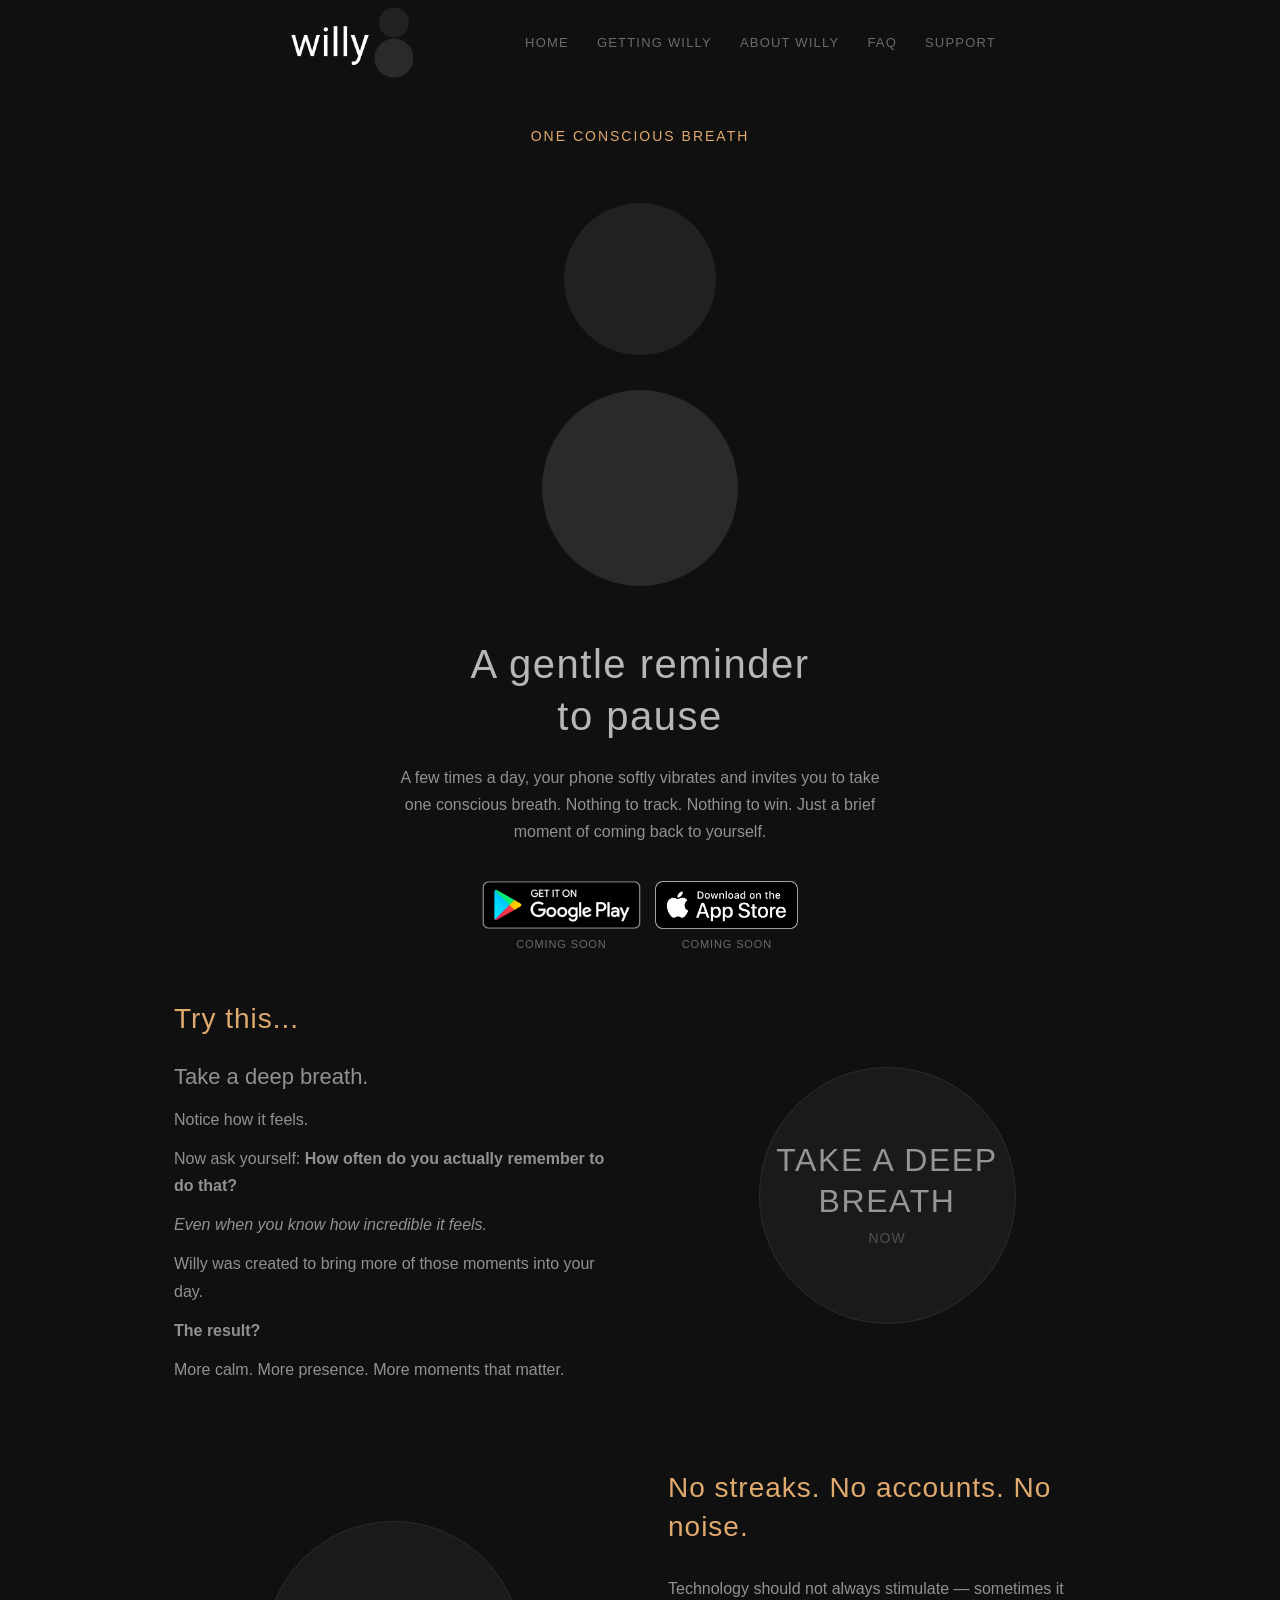
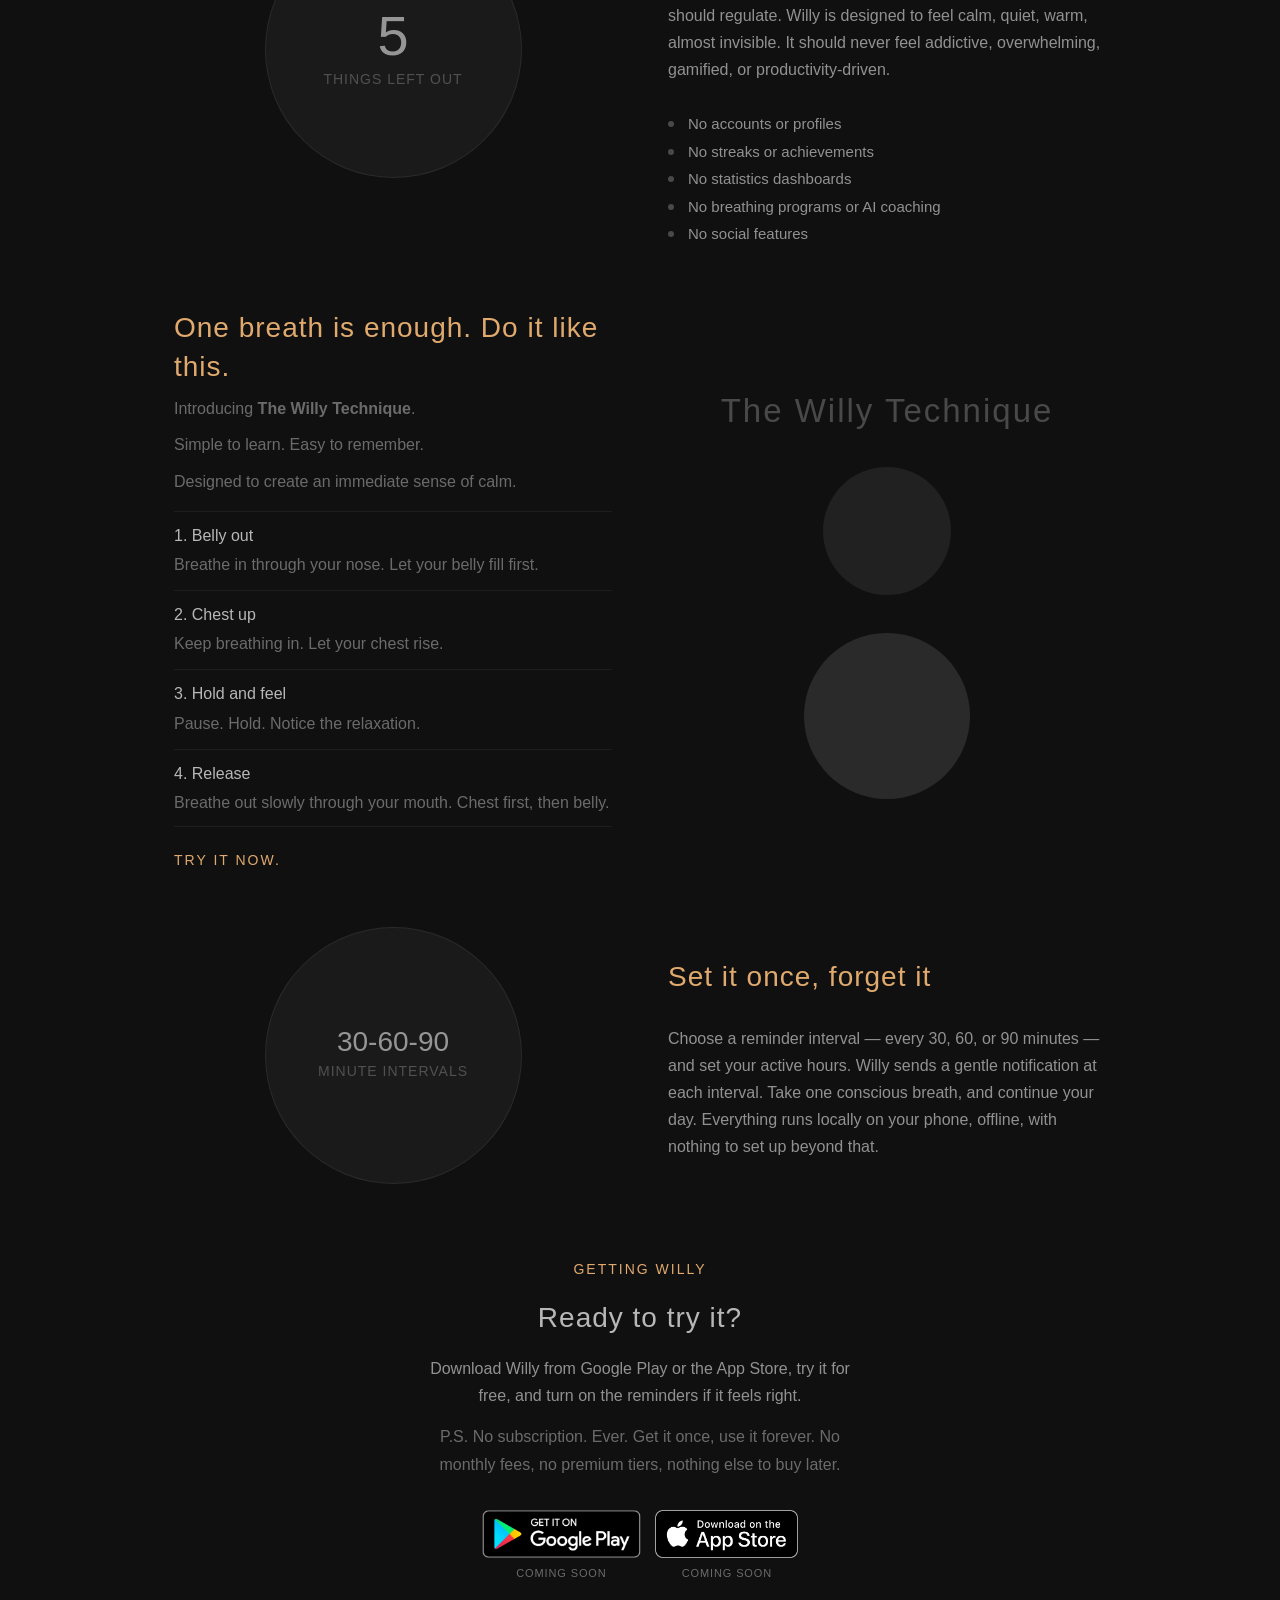
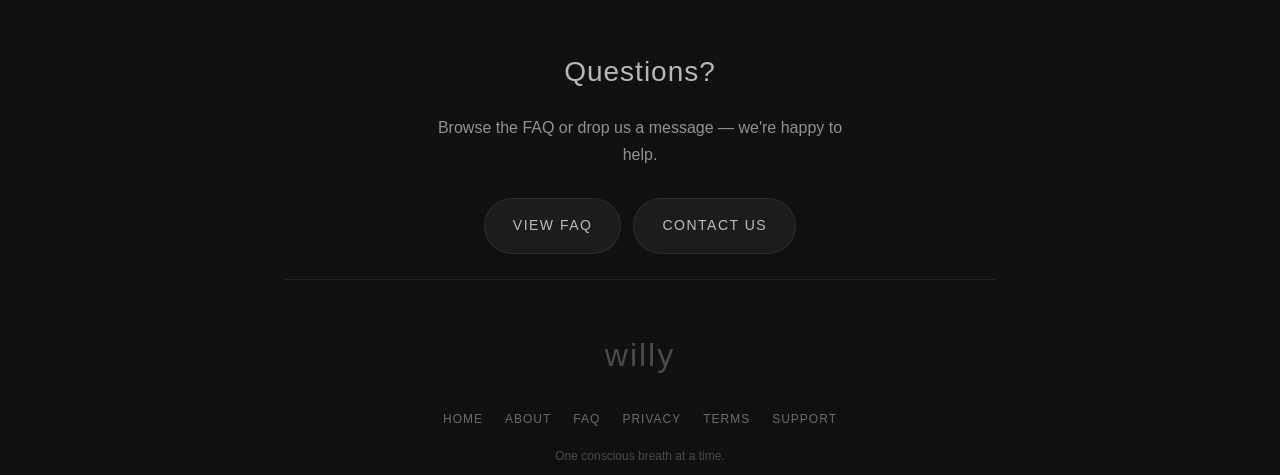
<file: index.html>
<!DOCTYPE html>
<html lang="en">
<head>
  <meta charset="UTF-8" />
  <meta name="viewport" content="width=device-width, initial-scale=1.0" />
  <title>willy — one conscious breath</title>
  <meta name="description" content="Willy is a minimalist app that gently reminds you to take one conscious breath throughout the day. No streaks, no accounts, no noise — just a small, quiet presence." />
  <link rel="icon" type="image/png" sizes="32x32" href="/assets/favicon-32.png" />
  <link rel="icon" type="image/png" sizes="192x192" href="/assets/favicon-192.png" />
  <link rel="stylesheet" href="/style.css" />
</head>
<body>

  <nav class="nav">
    <button class="hamburger" id="hamburger" aria-label="Open menu" aria-expanded="false">
      <span></span><span></span><span></span>
    </button>
    <a href="/" class="nav-logo" aria-label="willy home">
      <img src="/assets/willy_logo.png" alt="willy" />
    </a>
    <ul class="nav-links" id="nav-links">
      <li><a href="/">Home</a></li>
      <li><a href="#getting-willy">Getting Willy</a></li>
      <li><a href="/about">About Willy</a></li>
      <li><a href="/faq">FAQ</a></li>
      <li><a href="/support">Support</a></li>
    </ul>
  </nav>

  <!-- ============ HERO ============ -->
  <header class="wrap hero" style="padding-top: 32px;">
    <div style="text-align:center;">
      <p class="eyebrow" style="margin-bottom: 22px;">one conscious breath</p>

      <div class="breath" aria-hidden="true">
        <div class="breath-circle breath-chest">
          <span class="breath-label label-chest-up">chest up</span>
          <span class="breath-label label-hold">hold and feel</span>
          <span class="breath-label label-release">release</span>
        </div>
        <div class="breath-circle breath-belly">
          <span class="breath-label label-belly-out">belly out</span>
          <span class="breath-label label-hold">hold and feel</span>
          <span class="breath-label label-release">release</span>
        </div>
      </div>

      <h1 style="margin-top: 40px;">A gentle reminder<br />to pause</h1>

      <p style="max-width: 480px; margin: 22px auto 0; font-size: 16px;">
        A few times a day, your phone softly vibrates and invites you to take
        one conscious breath. Nothing to track. Nothing to win. Just a brief
        moment of coming back to yourself.
      </p>

      <div style="display:flex; gap: 14px; justify-content:center; margin-top: 36px; flex-wrap: wrap;">
        <div style="text-align:center;">
          <a href="https://www.willyapp.me">
            <img src="/assets/badge-google-play.png" alt="Get it on Google Play" style="height:48px; width:auto;" />
          </a>
          <p class="muted" style="font-size:11px; margin-top:6px; letter-spacing:0.08em;">COMING SOON</p>
        </div>
        <div style="text-align:center;">
          <a href="https://www.willyapp.me">
            <img src="/assets/badge-app-store.png" alt="Download on the App Store" style="height:48px; width:auto;" />
          </a>
          <p class="muted" style="font-size:11px; margin-top:6px; letter-spacing:0.08em;">COMING SOON</p>
        </div>
      </div>
    </div>
  </header>

  <!-- ============ WHAT IT DOES ============ -->
  <section class="wrap split-wide reveal">
    <div class="split-section">
      <div class="split-text">
        <h2 style="margin-top: 16px; margin-bottom: 20px; color: #e0a96d;">Try this...</h2>

        <p style="font-size: 22px; margin-bottom: 10px;">Take a deep breath.</p>

        <p style="margin-bottom: 12px;">Notice how it feels.</p>

        <p style="margin-bottom: 12px;">Now ask yourself: <strong>How often do you actually remember to do that?</strong></p>

        <p style="font-style: italic; margin-bottom: 12px;">Even when you know how incredible it feels.</p>

        <p style="margin-bottom: 12px;">Willy was created to bring more of those moments into your day.</p>

        <p style="margin-bottom: 12px;"><strong>The result?</strong></p>

        <p style="margin-bottom: 24px;">More calm. More presence. More moments that matter.</p>
      </div>
      <div class="split-visual" aria-hidden="true">
        <div class="anchor-ring">
          <span class="anchor-number" style="font-size: clamp(16px, 4.5vw, 32px); letter-spacing: 0.05em; text-align: center; padding: 0 12px; line-height: 1.3;">TAKE A DEEP BREATH</span>
          <span class="anchor-label">NOW</span>
        </div>
      </div>
    </div>
  </section>

  <!-- ============ WHAT IT DOESN'T HAVE ============ -->
  <section class="wrap split-wide reveal">
    <div class="split-section split-flip">
      <div class="split-text">
        <h2 style="margin-top: 16px; margin-bottom: 28px; color: #e0a96d;">No streaks. No accounts. No noise.</h2>

        <p>
          Technology should not always stimulate — sometimes it should regulate.
          Willy is designed to feel calm, quiet, warm, almost invisible. It
          should never feel addictive, overwhelming, gamified, or
          productivity‑driven.
        </p>

        <ul class="value-list" style="margin-top: 28px;">
          <li><span class="dot"></span> No accounts or profiles</li>
          <li><span class="dot"></span> No streaks or achievements</li>
          <li><span class="dot"></span> No statistics dashboards</li>
          <li><span class="dot"></span> No breathing programs or AI coaching</li>
          <li><span class="dot"></span> No social features</li>
        </ul>
      </div>
      <div class="split-visual" aria-hidden="true">
        <div class="anchor-ring">
          <span class="anchor-number">5</span>
          <span class="anchor-label">things left out</span>
        </div>
      </div>
    </div>
  </section>

  <!-- ============ THE TECHNIQUE ============ -->
  <section class="wrap split-wide reveal" id="technique">
    <div class="split-section">
      <div class="split-text">
        <h2 style="margin-top: 16px; margin-bottom: 8px; color: #e0a96d;">One breath is enough. Do it like this.</h2>
        <p class="muted" style="margin-bottom: 8px;">Introducing <strong>The Willy Technique</strong>.</p>
        <p class="muted" style="margin-bottom: 8px;">Simple to learn. Easy to remember.</p>
        <p class="muted" style="margin-bottom: 16px;">Designed to create an immediate sense of calm.</p>

        <div class="technique-steps">
          <div class="technique-step" style="margin-bottom: 2px;">
            <p class="technique-step-title">1. Belly out</p>
            <p class="technique-step-body">Breathe in through your nose. Let your belly fill first.</p>
          </div>
          <div class="technique-step" style="margin-bottom: 2px;">
            <p class="technique-step-title">2. Chest up</p>
            <p class="technique-step-body">Keep breathing in. Let your chest rise.</p>
          </div>
          <div class="technique-step" style="margin-bottom: 2px;">
            <p class="technique-step-title">3. Hold and feel</p>
            <p class="technique-step-body">Pause. Hold. Notice the relaxation.</p>
          </div>
          <div class="technique-step" style="margin-bottom: 2px;">
            <p class="technique-step-title">4. Release</p>
            <p class="technique-step-body">Breathe out slowly through your mouth. Chest first, then belly.</p>
          </div>
        </div>
        <p class="eyebrow" style="margin-top: 20px;">Try it now.</p>
      </div>
      <div class="split-visual" aria-hidden="true" style="display:flex; flex-direction:column; align-items:center;">
        <p style="color: var(--text-4); font-size: clamp(23px, 3vw, 33px); font-weight: 300; letter-spacing: 2px; text-align: center; margin-bottom: 28px;">The Willy Technique</p>
        <div class="breath breath-small">
          <div class="breath-circle breath-chest">
            <span class="breath-label label-chest-up">2. chest up</span>
            <span class="breath-label label-hold">3. hold and feel</span>
            <span class="breath-label label-release">4. release</span>
          </div>
          <div class="breath-circle breath-belly">
            <span class="breath-label label-belly-out">1. belly out</span>
            <span class="breath-label label-hold">3. hold and feel</span>
            <span class="breath-label label-release">4. release</span>
          </div>
        </div>
      </div>
    </div>
  </section>

  <!-- ============ HOW IT WORKS ============ -->
  <section class="wrap split-wide reveal">
    <div class="split-section split-flip">
      <div class="split-text">
        <h2 style="margin-top: 16px; margin-bottom: 28px; color: #e0a96d;">Set it once, forget it</h2>

        <p>
          Choose a reminder interval — every 30, 60, or 90 minutes — and set your
          active hours. Willy sends a gentle notification at each
          interval. Take one conscious breath, and continue your day. Everything
          runs locally on your phone, offline, with nothing to set up beyond
          that.
        </p>
      </div>
      <div class="split-visual" aria-hidden="true">
        <div class="anchor-ring">
          <span class="anchor-number" style="font-size: clamp(22px, 3vw, 28px);">30-60-90</span>
          <span class="anchor-label">minute intervals</span>
        </div>
      </div>
    </div>
  </section>

  <!-- ============ GETTING WILLY ============ -->
  <section class="wrap reveal" id="getting-willy" style="text-align:center; padding-top: 40px;">
    <p class="eyebrow">getting willy</p>
    <h2 style="margin-top: 16px; margin-bottom: 18px;">Ready to try it?</h2>
    <p style="max-width: 440px; margin: 0 auto;">
      Download Willy from Google Play or the App Store, try it for free, and
      turn on the reminders if it feels right.
    </p>
    <p style="max-width: 440px; margin: 14px auto 0;" class="muted">
      P.S. No subscription. Ever. Get it once, use it forever. No monthly
      fees, no premium tiers, nothing else to buy later.
    </p>

    <div style="display:flex; gap: 14px; justify-content:center; margin-top: 32px; flex-wrap: wrap;">
      <div style="text-align:center;">
        <a href="https://www.willyapp.me">
          <img src="/assets/badge-google-play.png" alt="Get it on Google Play" style="height:48px; width:auto;" />
        </a>
        <p class="muted" style="font-size:11px; margin-top:6px; letter-spacing:0.08em;">COMING SOON</p>
      </div>
      <div style="text-align:center;">
        <a href="https://www.willyapp.me">
          <img src="/assets/badge-app-store.png" alt="Download on the App Store" style="height:48px; width:auto;" />
        </a>
        <p class="muted" style="font-size:11px; margin-top:6px; letter-spacing:0.08em;">COMING SOON</p>
      </div>
    </div>
  </section>

  <!-- ============ FAQ TEASER ============ -->
  <section class="wrap reveal" style="text-align:center;">
    <h2 style="margin-top: 16px; margin-bottom: 22px;">Questions?</h2>
    <p style="max-width: 440px; margin: 0 auto 30px;">
      Browse the FAQ or drop us a message — we're happy to help.
    </p>
    <div style="display:flex; gap:12px; justify-content:center; flex-wrap:wrap;">
      <a href="/faq" class="btn">View FAQ</a>
      <a href="/support" class="btn">Contact Us</a>
    </div>
  </section>

  <footer class="wrap">
    <hr class="divider" style="margin-bottom: 48px;" />
    <div class="wordmark">willy</div>
    <ul class="footer-links">
      <li><a href="/">Home</a></li>
      <li><a href="/about">About</a></li>
      <li><a href="/faq">FAQ</a></li>
      <li><a href="/privacy">Privacy</a></li>
      <li><a href="/terms">Terms</a></li>
      <li><a href="/support">Support</a></li>
    </ul>
    <p class="copyright">One conscious breath at a time.</p>
  </footer>

  <script src="/script.js"></script>
</body>
</html>
</file>
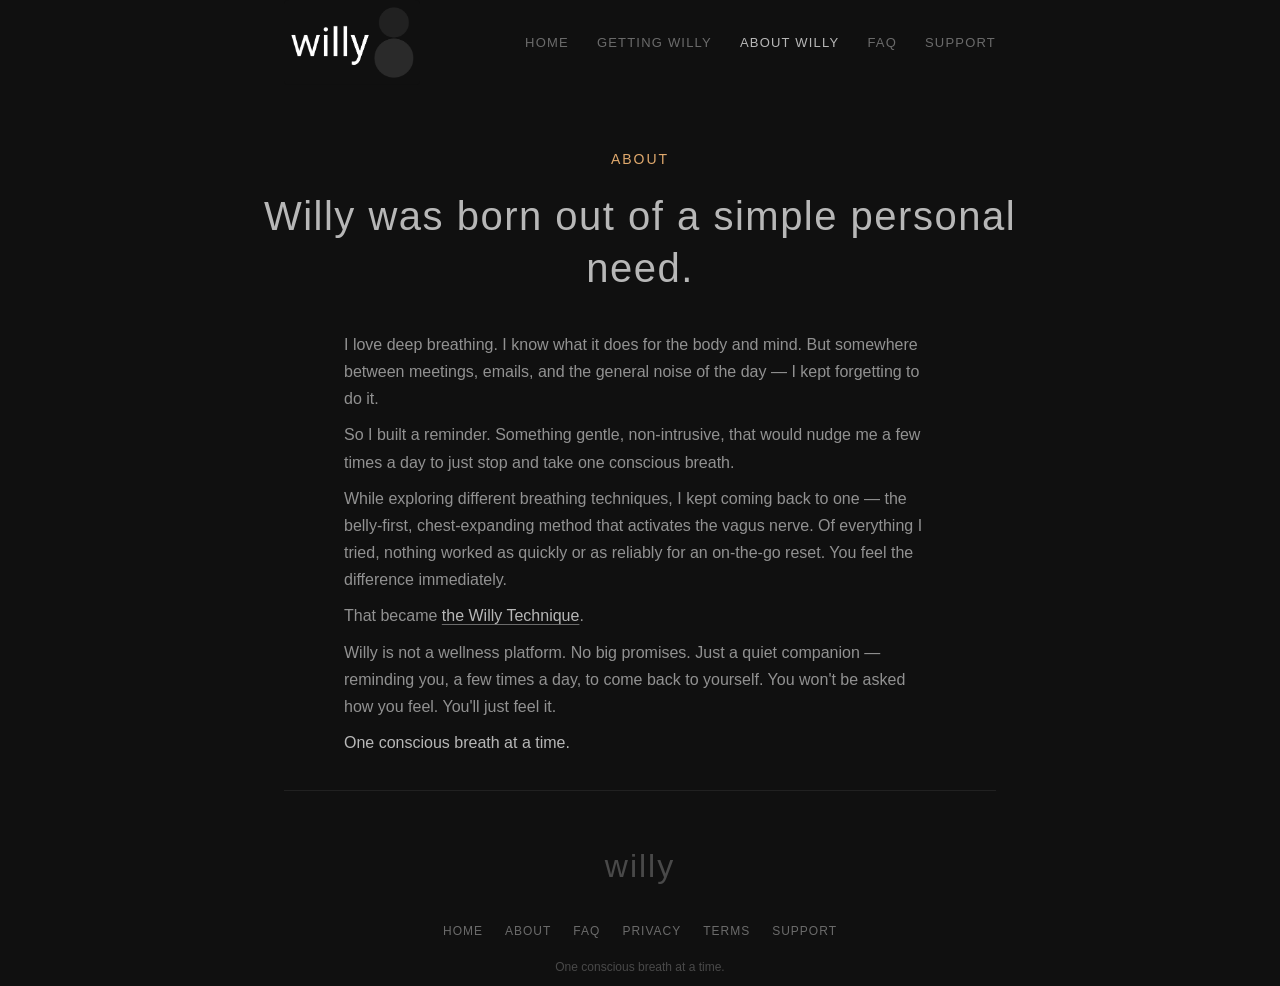
<file: about/index.html>
<!DOCTYPE html>
<html lang="en">
<head>
  <meta charset="UTF-8" />
  <meta name="viewport" content="width=device-width, initial-scale=1.0" />
  <title>About — willy</title>
  <meta name="description" content="Willy was born out of a simple personal need." />
  <link rel="icon" type="image/png" sizes="32x32" href="/assets/favicon-32.png" />
  <link rel="icon" type="image/png" sizes="192x192" href="/assets/favicon-192.png" />
  <link rel="stylesheet" href="/style.css" />
</head>
<body>

  <nav class="nav">
    <button class="hamburger" id="hamburger" aria-label="Open menu" aria-expanded="false">
      <span></span><span></span><span></span>
    </button>
    <a href="/" class="nav-logo" aria-label="willy home">
      <img src="/assets/willy_logo.png" alt="willy" />
    </a>
    <ul class="nav-links" id="nav-links">
      <li><a href="/">Home</a></li>
      <li><a href="/#getting-willy">Getting Willy</a></li>
      <li><a href="/about" class="active">About Willy</a></li>
      <li><a href="/faq">FAQ</a></li>
      <li><a href="/support">Support</a></li>
    </ul>
  </nav>

  <header class="page-header wrap">
    <span class="eyebrow">about</span>
    <h1>Willy was born out of a simple personal need.</h1>
  </header>

  <section class="wrap reveal legal" style="padding-top: 16px; max-width: 640px;">

    <p>I love deep breathing. I know what it does for the body and mind. But somewhere between meetings, emails, and the general noise of the day — I kept forgetting to do it.</p>

    <p>So I built a reminder. Something gentle, non-intrusive, that would nudge me a few times a day to just stop and take one conscious breath.</p>

    <p>While exploring different breathing techniques, I kept coming back to one — the belly-first, chest-expanding method that activates the vagus nerve. Of everything I tried, nothing worked as quickly or as reliably for an on-the-go reset. You feel the difference immediately.</p>

    <p>That became <a href="/#technique">the Willy Technique</a>.</p>

    <p>Willy is not a wellness platform. No big promises. Just a quiet companion — reminding you, a few times a day, to come back to yourself. You won't be asked how you feel. You'll just feel it.</p>

    <p style="color: var(--text-1);">One conscious breath at a time.</p>

  </section>

  <footer class="wrap">
    <hr class="divider" style="margin-bottom: 48px;" />
    <div class="wordmark">willy</div>
    <ul class="footer-links">
      <li><a href="/">Home</a></li>
      <li><a href="/about">About</a></li>
      <li><a href="/faq">FAQ</a></li>
      <li><a href="/privacy">Privacy</a></li>
      <li><a href="/terms">Terms</a></li>
      <li><a href="/support">Support</a></li>
    </ul>
    <p class="copyright">One conscious breath at a time.</p>
  </footer>

  <script src="/script.js"></script>
</body>
</html>
</file>
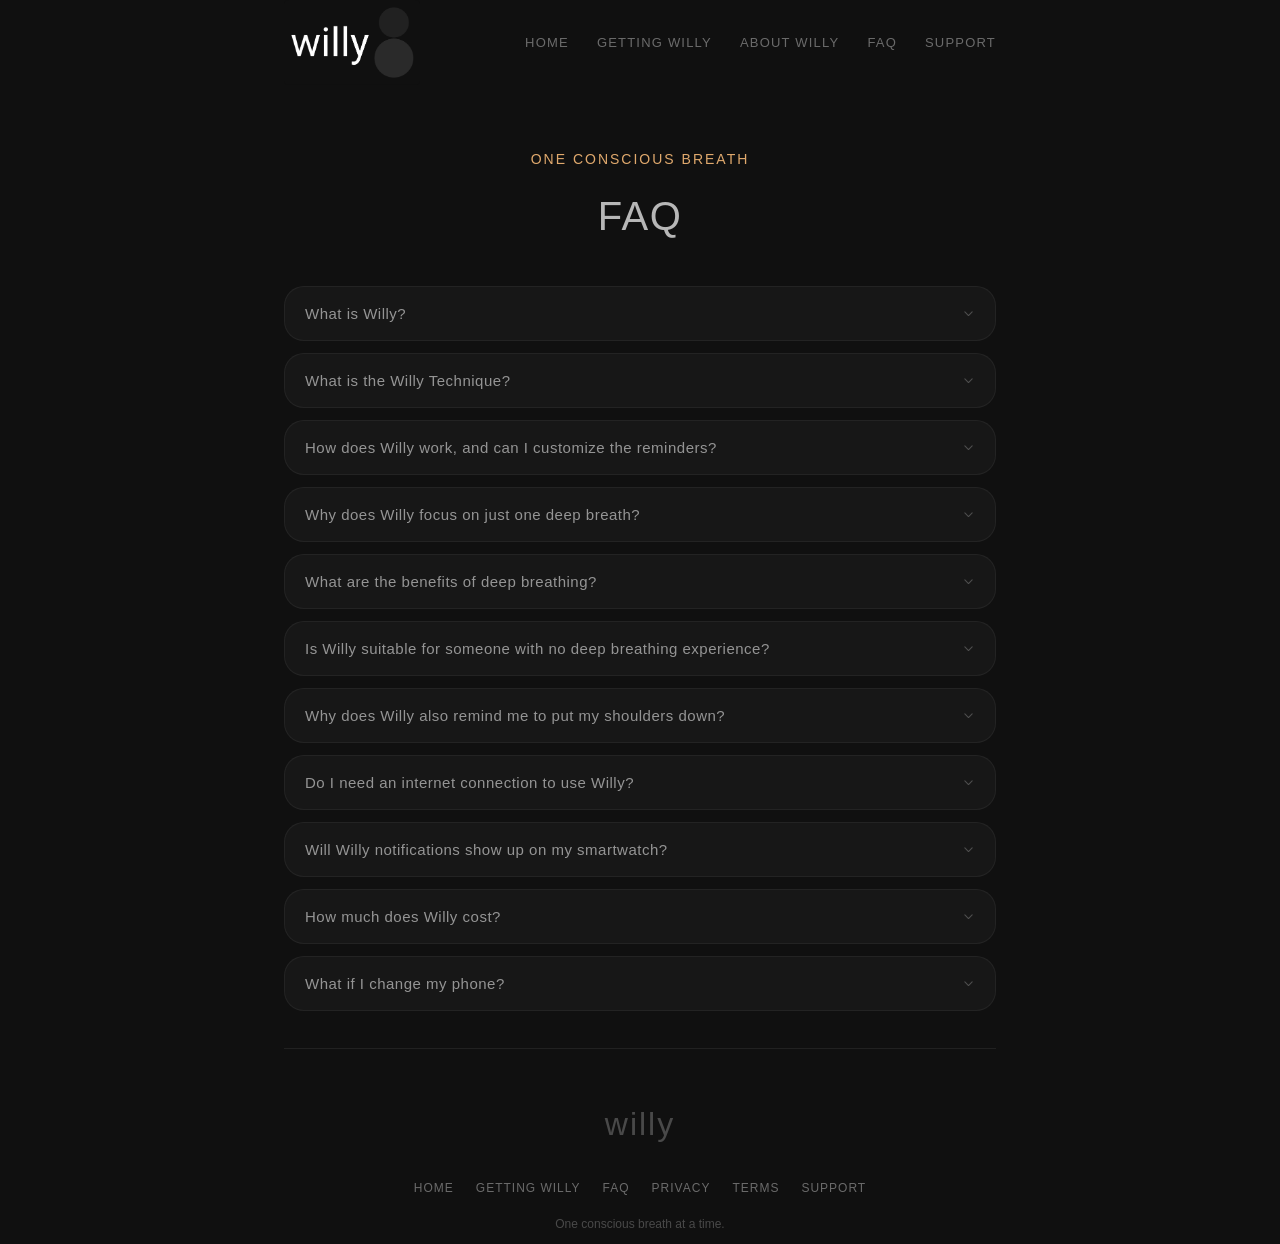
<file: faq/index.html>
<!DOCTYPE html>
<html lang="en">
<head>
  <meta charset="UTF-8" />
  <meta name="viewport" content="width=device-width, initial-scale=1.0" />
  <title>FAQ — willy</title>
  <meta name="description" content="Frequently asked questions about willy: the breathing technique, customization, smartwatch support, pricing, and more." />
  <link rel="icon" type="image/png" sizes="32x32" href="/assets/favicon-32.png" />
  <link rel="icon" type="image/png" sizes="192x192" href="/assets/favicon-192.png" />
  <link rel="stylesheet" href="/style.css" />
</head>
<body>

  <nav class="nav">
    <button class="hamburger" id="hamburger" aria-label="Open menu" aria-expanded="false">
      <span></span><span></span><span></span>
    </button>
    <a href="/" class="nav-logo" aria-label="willy home">
      <img src="/assets/willy_logo.png" alt="willy" />
    </a>
    <ul class="nav-links" id="nav-links">
      <li><a href="/">Home</a></li>
      <li><a href="/#getting-willy">Getting Willy</a></li>
      <li><a href="/about">About Willy</a></li>
      <li><a href="/faq">FAQ</a></li>
      <li><a href="/support">Support</a></li>
    </ul>
  </nav>

  <header class="page-header wrap">
    <span class="eyebrow">one conscious breath</span>
    <h1>FAQ</h1>
  </header>

  <section class="wrap reveal" style="padding-top: 32px;">
    <div id="faq-list">

      <div class="faq-item">
        <button class="faq-question" aria-expanded="false">
          What is Willy?
          <span class="faq-chevron">
            <svg viewBox="0 0 16 16" fill="none" xmlns="http://www.w3.org/2000/svg">
              <path d="M3.5 6L8 10.5L12.5 6" stroke="currentColor" stroke-width="1.3" stroke-linecap="round" stroke-linejoin="round"/>
            </svg>
          </span>
        </button>
        <div class="faq-answer-wrap">
          <p class="faq-answer">Willy is a minimalist app that gently nudges you a few times a day to pause and take one conscious deep breath — helping you reset your nervous system on the go.</p>
        </div>
      </div>

      <div class="faq-item">
        <button class="faq-question" aria-expanded="false">
          What is the Willy Technique?
          <span class="faq-chevron">
            <svg viewBox="0 0 16 16" fill="none" xmlns="http://www.w3.org/2000/svg">
              <path d="M3.5 6L8 10.5L12.5 6" stroke="currentColor" stroke-width="1.3" stroke-linecap="round" stroke-linejoin="round"/>
            </svg>
          </span>
        </button>
        <div class="faq-answer-wrap">
          <p class="faq-answer">The Willy Technique is a simple breathing method: expand your belly first, then your chest, hold briefly, and exhale slowly. This sequence activates the vagus nerve — your body's natural stress off-switch — creating an immediate sense of calm and wellbeing.</p>
        </div>
      </div>

      <div class="faq-item">
        <button class="faq-question" aria-expanded="false">
          How does Willy work, and can I customize the reminders?
          <span class="faq-chevron">
            <svg viewBox="0 0 16 16" fill="none" xmlns="http://www.w3.org/2000/svg">
              <path d="M3.5 6L8 10.5L12.5 6" stroke="currentColor" stroke-width="1.3" stroke-linecap="round" stroke-linejoin="round"/>
            </svg>
          </span>
        </button>
        <div class="faq-answer-wrap">
          <p class="faq-answer">You set your preferred reminder interval — every 30, 60, or 90 minutes — and define your active hours. Willy then sends a gentle notification at each interval. Take one conscious breath, and continue your day. You're always in control of how often and when Willy reminds you.</p>
        </div>
      </div>

      <div class="faq-item">
        <button class="faq-question" aria-expanded="false">
          Why does Willy focus on just one deep breath?
          <span class="faq-chevron">
            <svg viewBox="0 0 16 16" fill="none" xmlns="http://www.w3.org/2000/svg">
              <path d="M3.5 6L8 10.5L12.5 6" stroke="currentColor" stroke-width="1.3" stroke-linecap="round" stroke-linejoin="round"/>
            </svg>
          </span>
        </button>
        <div class="faq-answer-wrap">
          <p class="faq-answer">Because one is enough to come back to yourself. The goal isn't a breathing session — it's a micro-pause that interrupts stress patterns and brings you back to the present moment. Simple, effective, sustainable.</p>
        </div>
      </div>

      <div class="faq-item">
        <button class="faq-question" aria-expanded="false">
          What are the benefits of deep breathing?
          <span class="faq-chevron">
            <svg viewBox="0 0 16 16" fill="none" xmlns="http://www.w3.org/2000/svg">
              <path d="M3.5 6L8 10.5L12.5 6" stroke="currentColor" stroke-width="1.3" stroke-linecap="round" stroke-linejoin="round"/>
            </svg>
          </span>
        </button>
        <div class="faq-answer-wrap">
          <p class="faq-answer">Deep breathing activates the parasympathetic nervous system, lowers cortisol, reduces heart rate, improves focus, and creates an immediate sense of calm. The benefits are well documented — Willy just helps you remember to do it.</p>
        </div>
      </div>

      <div class="faq-item">
        <button class="faq-question" aria-expanded="false">
          Is Willy suitable for someone with no deep breathing experience?
          <span class="faq-chevron">
            <svg viewBox="0 0 16 16" fill="none" xmlns="http://www.w3.org/2000/svg">
              <path d="M3.5 6L8 10.5L12.5 6" stroke="currentColor" stroke-width="1.3" stroke-linecap="round" stroke-linejoin="round"/>
            </svg>
          </span>
        </button>
        <div class="faq-answer-wrap">
          <p class="faq-answer">Absolutely. Willy requires no experience, no training, and no commitment. If you can breathe, you can use Willy.</p>
        </div>
      </div>

      <div class="faq-item">
        <button class="faq-question" aria-expanded="false">
          Why does Willy also remind me to put my shoulders down?
          <span class="faq-chevron">
            <svg viewBox="0 0 16 16" fill="none" xmlns="http://www.w3.org/2000/svg">
              <path d="M3.5 6L8 10.5L12.5 6" stroke="currentColor" stroke-width="1.3" stroke-linecap="round" stroke-linejoin="round"/>
            </svg>
          </span>
        </button>
        <div class="faq-answer-wrap">
          <p class="faq-answer">Throughout the day, stress accumulates silently in our bodies — and the shoulders are one of the first places it shows up. Without realising it, we tend to raise and tense our shoulders as part of the fight-or-flight response, as if bracing for something. Consciously dropping your shoulders sends a direct signal to your nervous system that you are safe. It's a small act with an immediate effect — a physical shortcut to calm that works alongside your breath.</p>
        </div>
      </div>

      <div class="faq-item">
        <button class="faq-question" aria-expanded="false">
          Do I need an internet connection to use Willy?
          <span class="faq-chevron">
            <svg viewBox="0 0 16 16" fill="none" xmlns="http://www.w3.org/2000/svg">
              <path d="M3.5 6L8 10.5L12.5 6" stroke="currentColor" stroke-width="1.3" stroke-linecap="round" stroke-linejoin="round"/>
            </svg>
          </span>
        </button>
        <div class="faq-answer-wrap">
          <p class="faq-answer">No. Willy works completely offline. Everything happens locally on your phone — no accounts, no servers, no data collection.</p>
        </div>
      </div>

      <div class="faq-item">
        <button class="faq-question" aria-expanded="false">
          Will Willy notifications show up on my smartwatch?
          <span class="faq-chevron">
            <svg viewBox="0 0 16 16" fill="none" xmlns="http://www.w3.org/2000/svg">
              <path d="M3.5 6L8 10.5L12.5 6" stroke="currentColor" stroke-width="1.3" stroke-linecap="round" stroke-linejoin="round"/>
            </svg>
          </span>
        </button>
        <div class="faq-answer-wrap">
          <p class="faq-answer">Yes. If your phone is paired with a smartwatch, Willy's reminders are mirrored there automatically through your phone's standard notification system — no extra setup needed. The reminder and gentle vibration will appear on your wrist just as they do on your phone.</p>
        </div>
      </div>

      <div class="faq-item">
        <button class="faq-question" aria-expanded="false">
          How much does Willy cost?
          <span class="faq-chevron">
            <svg viewBox="0 0 16 16" fill="none" xmlns="http://www.w3.org/2000/svg">
              <path d="M3.5 6L8 10.5L12.5 6" stroke="currentColor" stroke-width="1.3" stroke-linecap="round" stroke-linejoin="round"/>
            </svg>
          </span>
        </button>
        <div class="faq-answer-wrap">
          <p class="faq-answer">Willy is a one-time purchase. No subscriptions, no hidden fees. Pay once, use it forever.</p>
        </div>
      </div>

      <div class="faq-item">
        <button class="faq-question" aria-expanded="false">
          What if I change my phone?
          <span class="faq-chevron">
            <svg viewBox="0 0 16 16" fill="none" xmlns="http://www.w3.org/2000/svg">
              <path d="M3.5 6L8 10.5L12.5 6" stroke="currentColor" stroke-width="1.3" stroke-linecap="round" stroke-linejoin="round"/>
            </svg>
          </span>
        </button>
        <div class="faq-answer-wrap">
          <p class="faq-answer">Simply download Willy on your new phone and restore your purchase through the App Store or Google Play.</p>
        </div>
      </div>

    </div>
  </section>

  <footer class="wrap">
    <hr class="divider" style="margin-bottom: 48px;" />
    <div class="wordmark">willy</div>
    <ul class="footer-links">
      <li><a href="/">Home</a></li>
      <li><a href="/#getting-willy">Getting Willy</a></li>
      <li><a href="/faq">FAQ</a></li>
      <li><a href="/privacy">Privacy</a></li>
      <li><a href="/terms">Terms</a></li>
      <li><a href="/support">Support</a></li>
    </ul>
    <p class="copyright">One conscious breath at a time.</p>
  </footer>

  <script src="/script.js"></script>
</body>
</html>
</file>
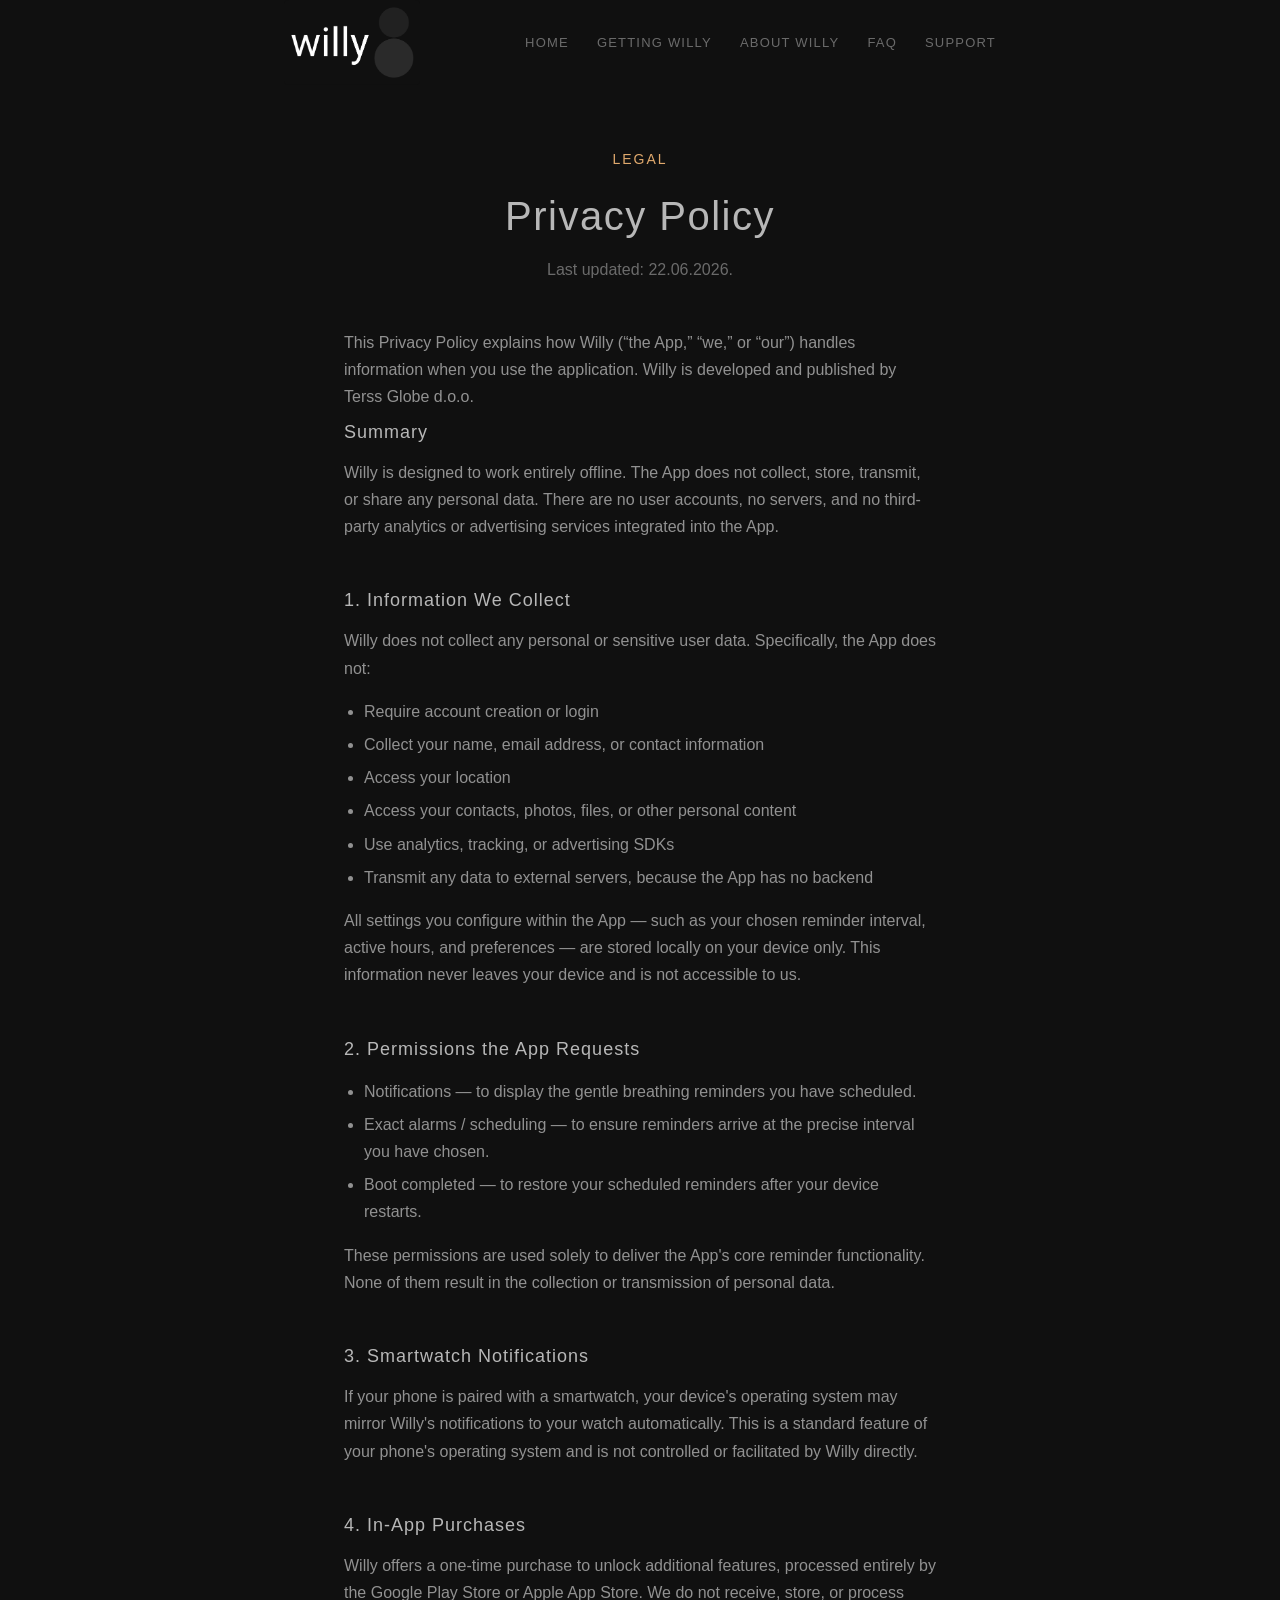
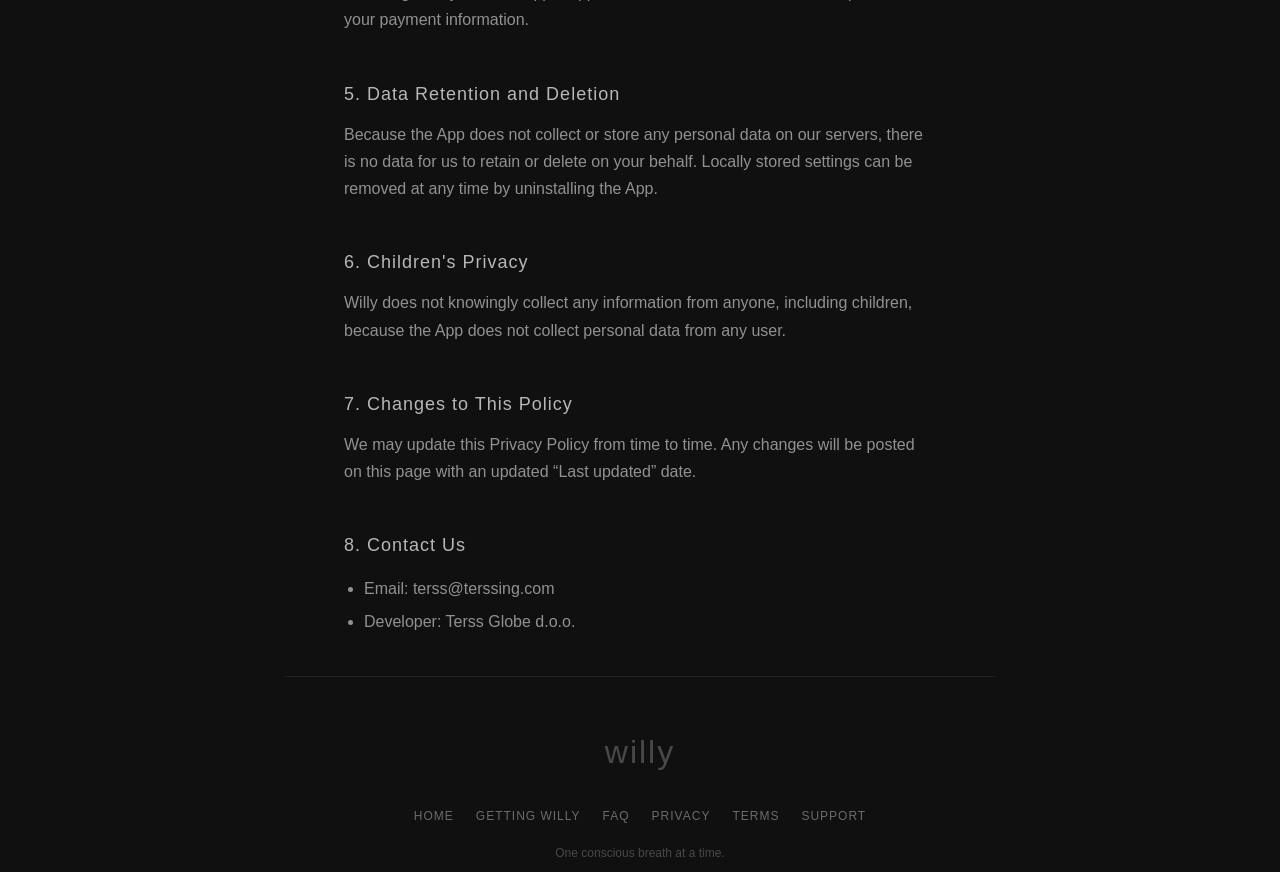
<file: privacy/index.html>
<!DOCTYPE html>
<html lang="en">
<head>
  <meta charset="UTF-8" />
  <meta name="viewport" content="width=device-width, initial-scale=1.0" />
  <title>Privacy Policy — willy</title>
  <meta name="description" content="Willy's privacy policy. Willy works entirely offline and does not collect, store, or transmit any personal data." />
  <link rel="icon" type="image/png" sizes="32x32" href="/assets/favicon-32.png" />
  <link rel="icon" type="image/png" sizes="192x192" href="/assets/favicon-192.png" />
  <link rel="stylesheet" href="/style.css" />
  <style>
    /* Placeholder values still need to be filled in before publishing —
       highlighted so they're easy to spot during review. */
    .todo {
      color: #e0a96d;
      font-weight: 400;
    }
  </style>
</head>
<body>

  <nav class="nav">
    <button class="hamburger" id="hamburger" aria-label="Open menu" aria-expanded="false">
      <span></span><span></span><span></span>
    </button>
    <a href="/" class="nav-logo" aria-label="willy home">
      <img src="/assets/willy_logo.png" alt="willy" />
    </a>
    <ul class="nav-links" id="nav-links">
      <li><a href="/">Home</a></li>
      <li><a href="/#getting-willy">Getting Willy</a></li>
      <li><a href="/about">About Willy</a></li>
      <li><a href="/faq">FAQ</a></li>
      <li><a href="/support">Support</a></li>
    </ul>
  </nav>

  <header class="page-header wrap">
    <span class="eyebrow">legal</span>
    <h1>Privacy Policy</h1>
    <p class="muted" style="margin-top: 14px;">Last updated: 22.06.2026.</p>
  </header>

  <section class="wrap reveal legal" style="padding-top: 16px; max-width: 640px;">

    <p>
      This Privacy Policy explains how Willy (“the App,” “we,” or “our”)
      handles information when you use the application. Willy is developed
      and published by Terss Globe d.o.o.
    </p>

    <h2>Summary</h2>
    <p>
      Willy is designed to work entirely offline. The App does not collect,
      store, transmit, or share any personal data. There are no user
      accounts, no servers, and no third-party analytics or advertising
      services integrated into the App.
    </p>

    <h2>1. Information We Collect</h2>
    <p>Willy does not collect any personal or sensitive user data. Specifically, the App does not:</p>
    <ul>
      <li>Require account creation or login</li>
      <li>Collect your name, email address, or contact information</li>
      <li>Access your location</li>
      <li>Access your contacts, photos, files, or other personal content</li>
      <li>Use analytics, tracking, or advertising SDKs</li>
      <li>Transmit any data to external servers, because the App has no backend</li>
    </ul>
    <p>
      All settings you configure within the App — such as your chosen
      reminder interval, active hours, and preferences — are stored locally
      on your device only. This information never leaves your device and is
      not accessible to us.
    </p>

    <h2>2. Permissions the App Requests</h2>
    <ul>
      <li>Notifications — to display the gentle breathing reminders you have scheduled.</li>
      <li>Exact alarms / scheduling — to ensure reminders arrive at the precise interval you have chosen.</li>
      <li>Boot completed — to restore your scheduled reminders after your device restarts.</li>
    </ul>
    <p>
      These permissions are used solely to deliver the App's core reminder
      functionality. None of them result in the collection or transmission
      of personal data.
    </p>

    <h2>3. Smartwatch Notifications</h2>
    <p>
      If your phone is paired with a smartwatch, your device's operating
      system may mirror Willy's notifications to your watch automatically.
      This is a standard feature of your phone's operating system and is not
      controlled or facilitated by Willy directly.
    </p>

    <h2>4. In-App Purchases</h2>
    <p>
      Willy offers a one-time purchase to unlock additional features,
      processed entirely by the Google Play Store or Apple App Store. We do
      not receive, store, or process your payment information.
    </p>

    <h2>5. Data Retention and Deletion</h2>
    <p>
      Because the App does not collect or store any personal data on our
      servers, there is no data for us to retain or delete on your behalf.
      Locally stored settings can be removed at any time by uninstalling the
      App.
    </p>

    <h2>6. Children's Privacy</h2>
    <p>
      Willy does not knowingly collect any information from anyone,
      including children, because the App does not collect personal data
      from any user.
    </p>

    <h2>7. Changes to This Policy</h2>
    <p>
      We may update this Privacy Policy from time to time. Any changes will
      be posted on this page with an updated “Last updated” date.
    </p>

    <h2>8. Contact Us</h2>
    <ul>
      <li>Email: terss@terssing.com</li>
      <li>Developer: Terss Globe d.o.o.</li>
    </ul>

  </section>

  <footer class="wrap">
    <hr class="divider" style="margin-bottom: 48px;" />
    <div class="wordmark">willy</div>
    <ul class="footer-links">
      <li><a href="/">Home</a></li>
      <li><a href="/#getting-willy">Getting Willy</a></li>
      <li><a href="/faq">FAQ</a></li>
      <li><a href="/privacy">Privacy</a></li>
      <li><a href="/terms">Terms</a></li>
      <li><a href="/support">Support</a></li>
    </ul>
    <p class="copyright">One conscious breath at a time.</p>
  </footer>

  <script src="/script.js"></script>
</body>
</html>
</file>
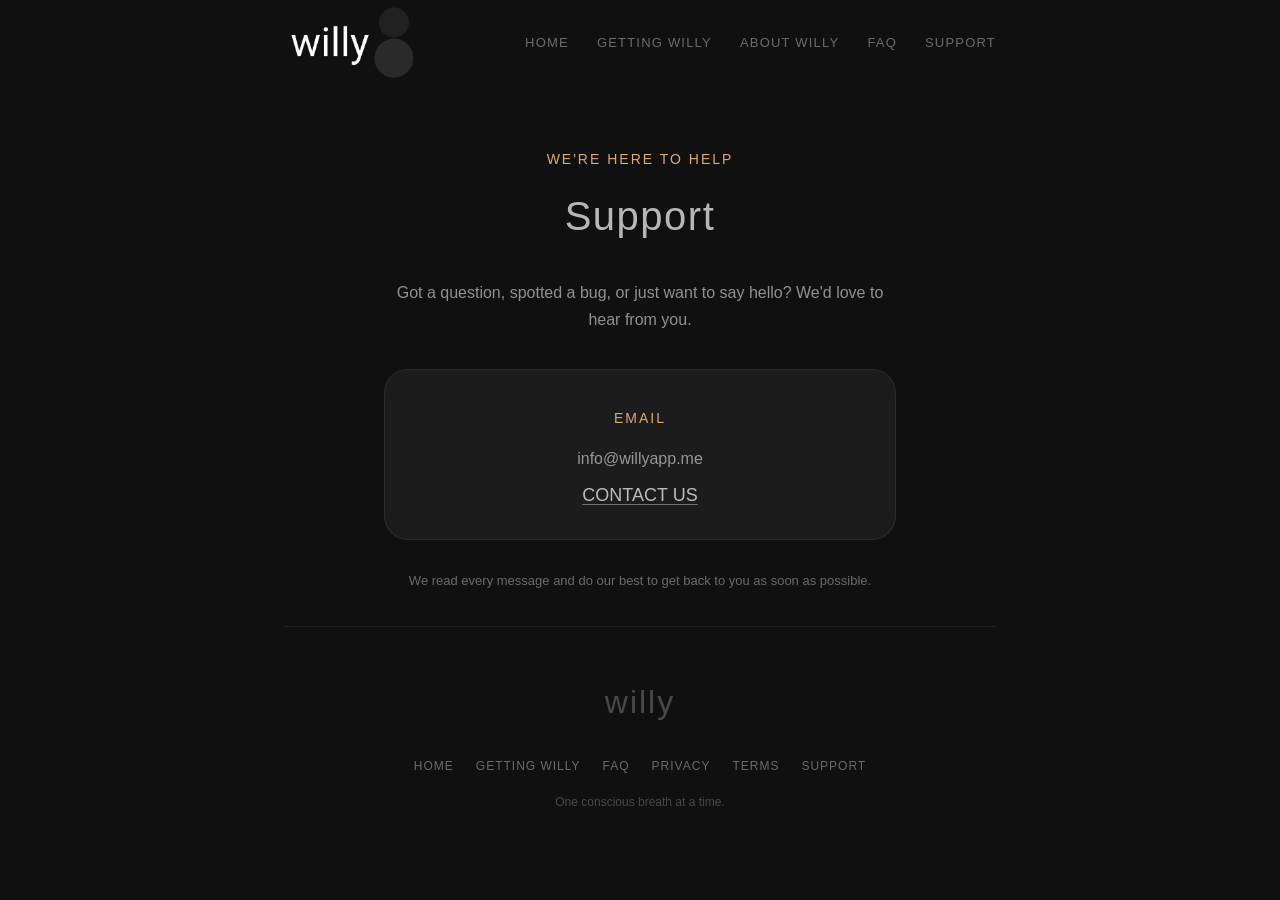
<file: support/index.html>
<!DOCTYPE html>
<html lang="en">
<head>
  <meta charset="UTF-8" />
  <meta name="viewport" content="width=device-width, initial-scale=1.0" />
  <title>Support — willy</title>
  <meta name="description" content="Get help with willy. Contact us directly by email." />
  <link rel="icon" type="image/png" sizes="32x32" href="/assets/favicon-32.png" />
  <link rel="icon" type="image/png" sizes="192x192" href="/assets/favicon-192.png" />
  <link rel="stylesheet" href="/style.css" />
  <style>
    .todo {
      color: #e0a96d;
      font-weight: 400;
    }
  </style>
</head>
<body>

  <nav class="nav">
    <button class="hamburger" id="hamburger" aria-label="Open menu" aria-expanded="false">
      <span></span><span></span><span></span>
    </button>
    <a href="/" class="nav-logo" aria-label="willy home">
      <img src="/assets/willy_logo.png" alt="willy" />
    </a>
    <ul class="nav-links" id="nav-links">
      <li><a href="/">Home</a></li>
      <li><a href="/#getting-willy">Getting Willy</a></li>
      <li><a href="/about">About Willy</a></li>
      <li><a href="/faq">FAQ</a></li>
      <li><a href="/support">Support</a></li>
    </ul>
  </nav>

  <header class="page-header wrap">
    <span class="eyebrow">we're here to help</span>
    <h1>Support</h1>
  </header>

  <section class="wrap reveal" style="padding-top: 16px; max-width: 560px; text-align:center;">
    <p>
      Got a question, spotted a bug, or just want to say hello? We'd love to hear from you.
    </p>

    <div class="card" style="margin-top: 36px;">
      <p class="eyebrow" style="margin-bottom: 14px;">email</p>
      <p style="margin-bottom: 8px;">info@willyapp.me</p>
      <a class="contact-email" href="mailto:info@willyapp.me">
        CONTACT US
      </a>
    </div>

    <p class="muted" style="margin-top: 30px; font-size: 13px;">
      We read every message and do our best to get back to you as soon as possible.
    </p>
  </section>

  <footer class="wrap">
    <hr class="divider" style="margin-bottom: 48px;" />
    <div class="wordmark">willy</div>
    <ul class="footer-links">
      <li><a href="/">Home</a></li>
      <li><a href="/#getting-willy">Getting Willy</a></li>
      <li><a href="/faq">FAQ</a></li>
      <li><a href="/privacy">Privacy</a></li>
      <li><a href="/terms">Terms</a></li>
      <li><a href="/support">Support</a></li>
    </ul>
    <p class="copyright">One conscious breath at a time.</p>
  </footer>

  <script src="/script.js"></script>
</body>
</html>
</file>
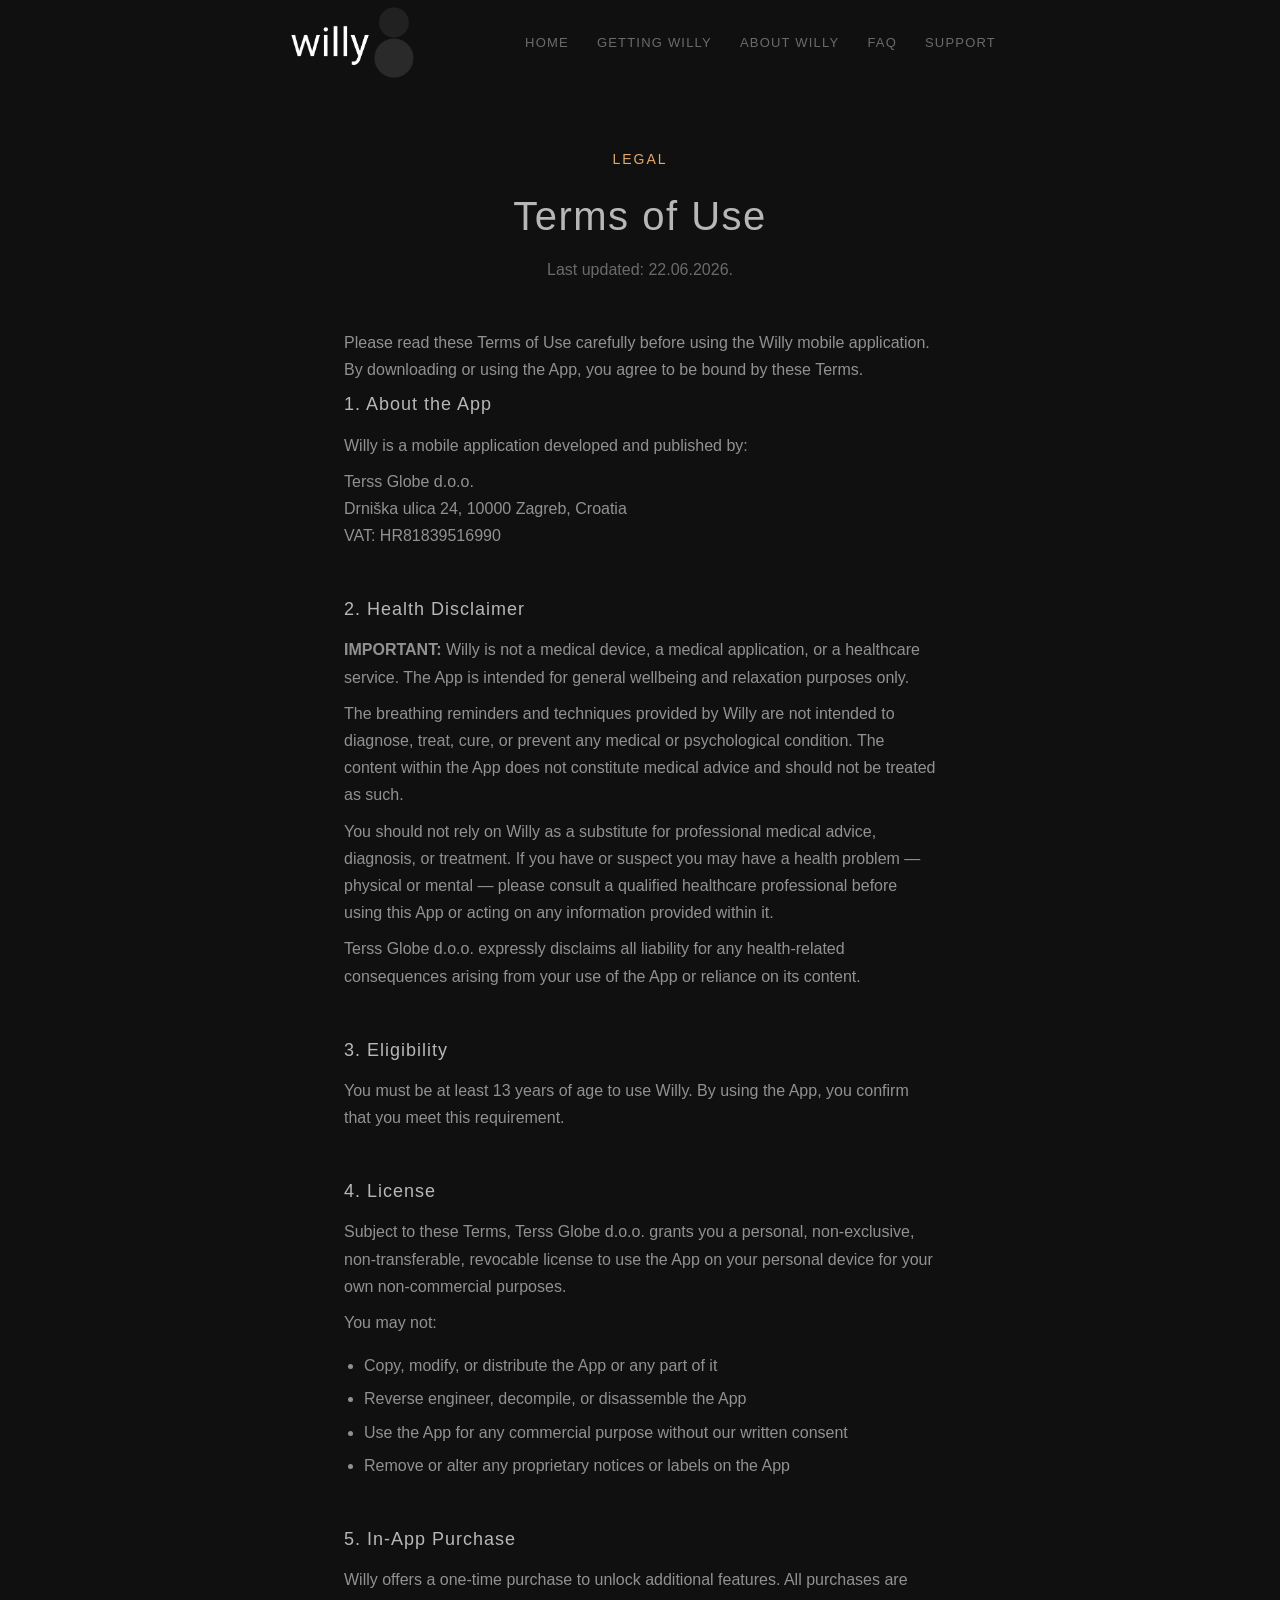
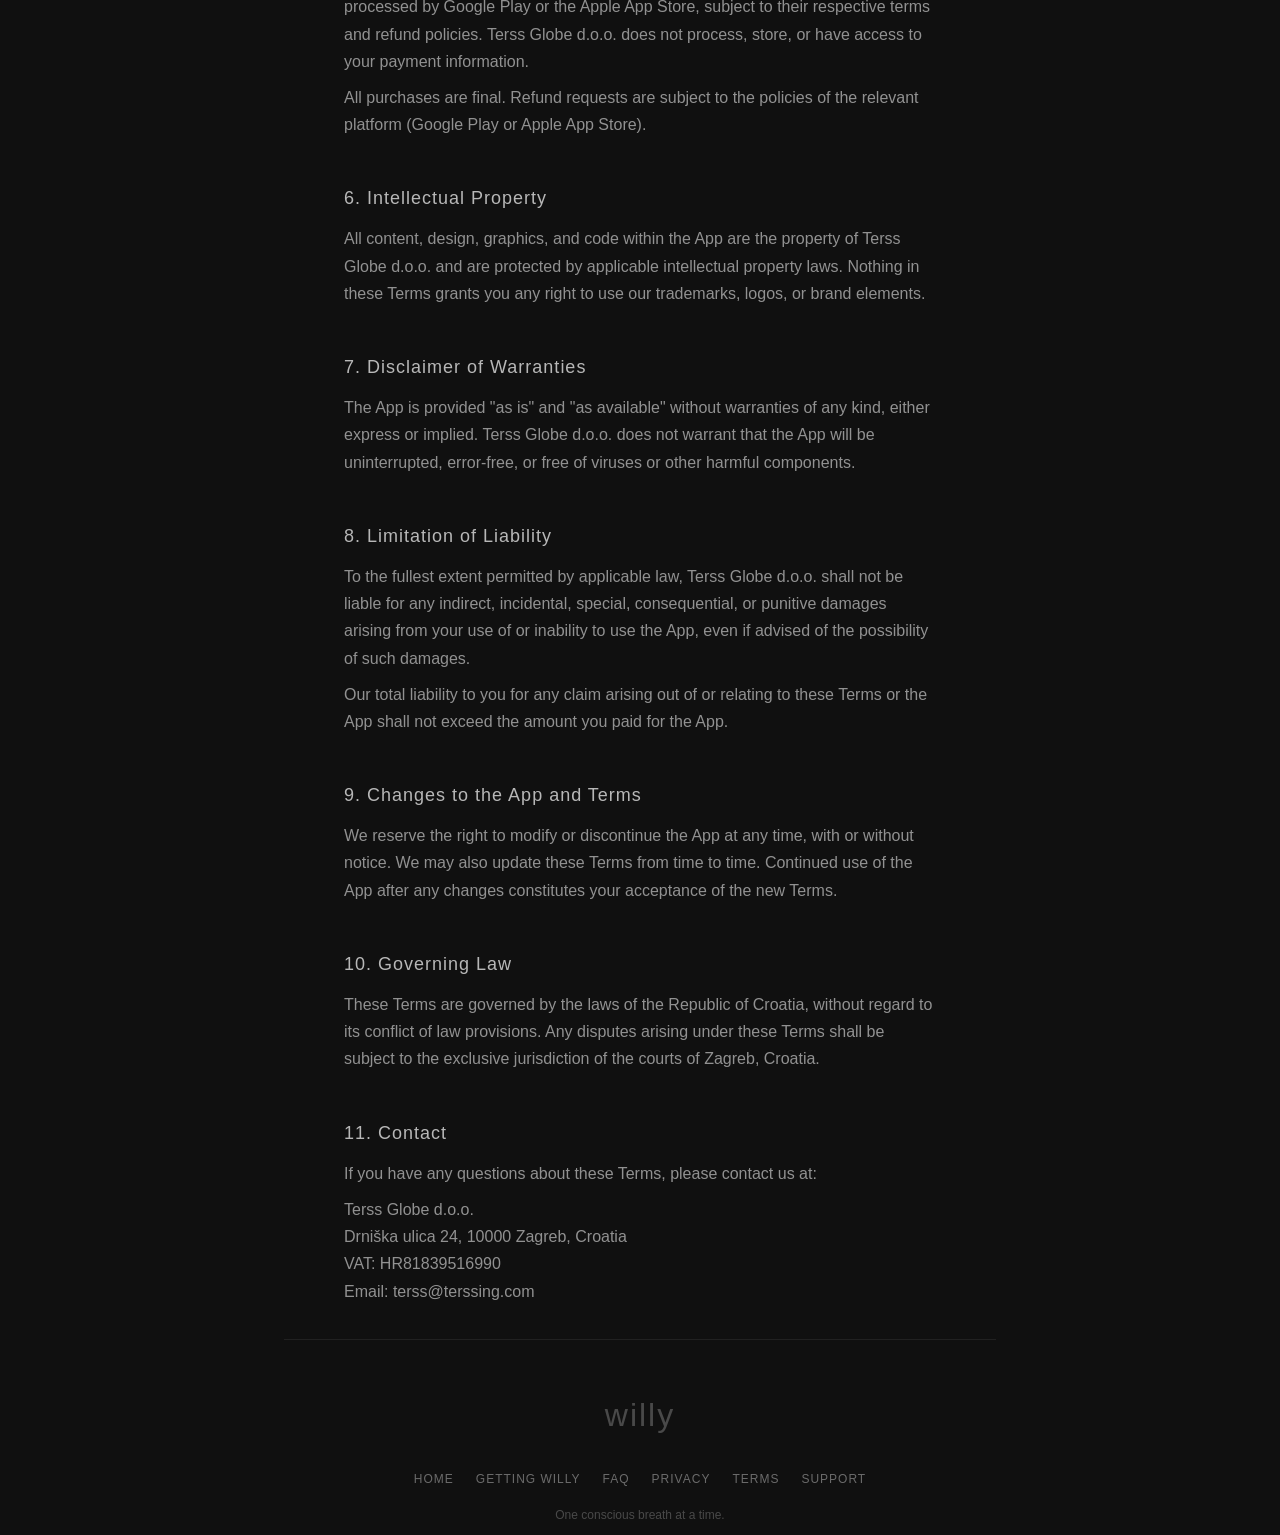
<file: terms/index.html>
<!DOCTYPE html>
<html lang="en">
<head>
  <meta charset="UTF-8" />
  <meta name="viewport" content="width=device-width, initial-scale=1.0" />
  <title>Terms of Use — willy</title>
  <meta name="description" content="Terms of Use for the Willy mobile application." />
  <link rel="icon" type="image/png" sizes="32x32" href="/assets/favicon-32.png" />
  <link rel="icon" type="image/png" sizes="192x192" href="/assets/favicon-192.png" />
  <link rel="stylesheet" href="/style.css" />
  <style>
    /* Placeholder values still need to be filled in before publishing —
       highlighted so they're easy to spot during review. */
    .todo {
      color: #e0a96d;
      font-weight: 400;
    }
  </style>
</head>
<body>

  <nav class="nav">
    <button class="hamburger" id="hamburger" aria-label="Open menu" aria-expanded="false">
      <span></span><span></span><span></span>
    </button>
    <a href="/" class="nav-logo" aria-label="willy home">
      <img src="/assets/willy_logo.png" alt="willy" />
    </a>
    <ul class="nav-links" id="nav-links">
      <li><a href="/">Home</a></li>
      <li><a href="/#getting-willy">Getting Willy</a></li>
      <li><a href="/about">About Willy</a></li>
      <li><a href="/faq">FAQ</a></li>
      <li><a href="/support">Support</a></li>
    </ul>
  </nav>

  <header class="page-header wrap">
    <span class="eyebrow">legal</span>
    <h1>Terms of Use</h1>
    <p class="muted" style="margin-top: 14px;">Last updated: 22.06.2026.</p>
  </header>

  <section class="wrap reveal legal" style="padding-top: 16px; max-width: 640px;">

    <p>Please read these Terms of Use carefully before using the Willy mobile application. By downloading or using the App, you agree to be bound by these Terms.</p>

    <h2>1. About the App</h2>
    <p>Willy is a mobile application developed and published by:</p>
    <p>
      Terss Globe d.o.o.<br />
      Drniška ulica 24, 10000 Zagreb, Croatia<br />
      VAT: HR81839516990
    </p>

    <h2>2. Health Disclaimer</h2>
    <p><strong>IMPORTANT:</strong> Willy is not a medical device, a medical application, or a healthcare service. The App is intended for general wellbeing and relaxation purposes only.</p>
    <p>The breathing reminders and techniques provided by Willy are not intended to diagnose, treat, cure, or prevent any medical or psychological condition. The content within the App does not constitute medical advice and should not be treated as such.</p>
    <p>You should not rely on Willy as a substitute for professional medical advice, diagnosis, or treatment. If you have or suspect you may have a health problem — physical or mental — please consult a qualified healthcare professional before using this App or acting on any information provided within it.</p>
    <p>Terss Globe d.o.o. expressly disclaims all liability for any health-related consequences arising from your use of the App or reliance on its content.</p>

    <h2>3. Eligibility</h2>
    <p>You must be at least 13 years of age to use Willy. By using the App, you confirm that you meet this requirement.</p>

    <h2>4. License</h2>
    <p>Subject to these Terms, Terss Globe d.o.o. grants you a personal, non-exclusive, non-transferable, revocable license to use the App on your personal device for your own non-commercial purposes.</p>
    <p>You may not:</p>
    <ul>
      <li>Copy, modify, or distribute the App or any part of it</li>
      <li>Reverse engineer, decompile, or disassemble the App</li>
      <li>Use the App for any commercial purpose without our written consent</li>
      <li>Remove or alter any proprietary notices or labels on the App</li>
    </ul>

    <h2>5. In-App Purchase</h2>
    <p>Willy offers a one-time purchase to unlock additional features. All purchases are processed by Google Play or the Apple App Store, subject to their respective terms and refund policies. Terss Globe d.o.o. does not process, store, or have access to your payment information.</p>
    <p>All purchases are final. Refund requests are subject to the policies of the relevant platform (Google Play or Apple App Store).</p>

    <h2>6. Intellectual Property</h2>
    <p>All content, design, graphics, and code within the App are the property of Terss Globe d.o.o. and are protected by applicable intellectual property laws. Nothing in these Terms grants you any right to use our trademarks, logos, or brand elements.</p>

    <h2>7. Disclaimer of Warranties</h2>
    <p>The App is provided "as is" and "as available" without warranties of any kind, either express or implied. Terss Globe d.o.o. does not warrant that the App will be uninterrupted, error-free, or free of viruses or other harmful components.</p>

    <h2>8. Limitation of Liability</h2>
    <p>To the fullest extent permitted by applicable law, Terss Globe d.o.o. shall not be liable for any indirect, incidental, special, consequential, or punitive damages arising from your use of or inability to use the App, even if advised of the possibility of such damages.</p>
    <p>Our total liability to you for any claim arising out of or relating to these Terms or the App shall not exceed the amount you paid for the App.</p>

    <h2>9. Changes to the App and Terms</h2>
    <p>We reserve the right to modify or discontinue the App at any time, with or without notice. We may also update these Terms from time to time. Continued use of the App after any changes constitutes your acceptance of the new Terms.</p>

    <h2>10. Governing Law</h2>
    <p>These Terms are governed by the laws of the Republic of Croatia, without regard to its conflict of law provisions. Any disputes arising under these Terms shall be subject to the exclusive jurisdiction of the courts of Zagreb, Croatia.</p>

    <h2>11. Contact</h2>
    <p>If you have any questions about these Terms, please contact us at:</p>
    <p>
      Terss Globe d.o.o.<br />
      Drniška ulica 24, 10000 Zagreb, Croatia<br />
      VAT: HR81839516990<br />
      Email: terss@terssing.com
    </p>

  </section>

  <footer class="wrap">
    <hr class="divider" style="margin-bottom: 48px;" />
    <div class="wordmark">willy</div>
    <ul class="footer-links">
      <li><a href="/">Home</a></li>
      <li><a href="/#getting-willy">Getting Willy</a></li>
      <li><a href="/faq">FAQ</a></li>
      <li><a href="/privacy">Privacy</a></li>
      <li><a href="/terms">Terms</a></li>
      <li><a href="/support">Support</a></li>
    </ul>
    <p class="copyright">One conscious breath at a time.</p>
  </footer>

  <script src="/script.js"></script>
</body>
</html>
</file>
<file: style.css>
/* ============================================================
   Willy — shared stylesheet
   Design tokens taken directly from the app implementation.
   Strictly monochrome. Opacity carries hierarchy, not color.
   ============================================================ */

:root {
  --bg: #101010;
  --text-1: rgba(255, 255, 255, 0.70);   /* primary   */
  --text-2: rgba(255, 255, 255, 0.54);   /* secondary */
  --text-3: rgba(255, 255, 255, 0.38);   /* tertiary  */
  --text-4: rgba(255, 255, 255, 0.24);   /* muted     */

  --accent: #e0a96d;   /* warm accent — used sparingly on eyebrow labels only */

  --card-fill: rgba(255, 255, 255, 0.05);
  --card-fill-hover: rgba(255, 255, 255, 0.07);
  --card-border: rgba(255, 255, 255, 0.07);

  --circle-belly: rgba(255, 255, 255, 0.11);
  --circle-chest: rgba(255, 255, 255, 0.07);

  --max-width: 760px;
  --nav-height: 84px;

  --ease-organic: cubic-bezier(0.45, 0, 0.2, 1);
}

* {
  box-sizing: border-box;
}

html {
  scroll-behavior: smooth;
}

body {
  margin: 0;
  background: var(--bg);
  color: var(--text-2);
  font-family: -apple-system, BlinkMacSystemFont, "Segoe UI", Roboto,
    "Helvetica Neue", Arial, sans-serif;
  font-weight: 300;
  line-height: 1.7;
  -webkit-font-smoothing: antialiased;
}

@media (prefers-reduced-motion: reduce) {
  *, *::before, *::after {
    animation-duration: 0.001ms !important;
    animation-iteration-count: 1 !important;
    transition-duration: 0.001ms !important;
    scroll-behavior: auto !important;
  }
}

a {
  color: var(--text-1);
  text-decoration: underline;
  text-decoration-color: var(--text-3);
  text-underline-offset: 3px;
}

a:hover {
  text-decoration-color: var(--text-1);
}

a:focus-visible,
button:focus-visible,
[tabindex]:focus-visible {
  outline: 1px solid var(--text-2);
  outline-offset: 4px;
  border-radius: 4px;
}

img {
  max-width: 100%;
  display: block;
}

.wrap {
  max-width: var(--max-width);
  margin: 0 auto;
  padding: 0 24px;
}

/* ---------------- Nav ---------------- */

.nav {
  display: flex;
  align-items: center;
  justify-content: space-between;
  height: var(--nav-height);
  max-width: var(--max-width);
  margin: 0 auto;
  padding: 0 24px;
}

.nav-logo {
  display: flex;
  align-items: center;
  gap: 0;
}

.nav-logo img {
  height: 85px;
  width: auto;
}

.nav-links {
  display: flex;
  gap: 28px;
  list-style: none;
  margin: 0;
  padding: 0;
}

.nav-links a {
  font-size: 13px;
  letter-spacing: 1.2px;
  text-transform: uppercase;
  color: var(--text-3);
  text-decoration: none;
  font-weight: 400;
  transition: color 0.4s var(--ease-organic);
}

.nav-links a:hover,
.nav-links a.active {
  color: var(--text-1);
}

@media (max-width: 560px) {
  .nav-links {
    gap: 16px;
  }
  .nav-links a {
    font-size: 11px;
    letter-spacing: 0.8px;
  }
}

/* ---------------- Typography helpers ---------------- */

.eyebrow {
  font-size: 14px;
  letter-spacing: 2px;
  text-transform: uppercase;
  color: var(--accent);
  font-weight: 400;
}

h1, h2, h3 {
  font-weight: 300;
  letter-spacing: 1px;
  color: var(--text-1);
  margin: 0;
}

h1 {
  font-size: clamp(28px, 5vw, 40px);
  letter-spacing: 1.5px;
  line-height: 1.3;
}

h2 {
  font-size: clamp(22px, 4vw, 28px);
  letter-spacing: 1px;
  line-height: 1.4;
}

p {
  color: var(--text-2);
  font-weight: 300;
  margin-top: 9px;
  margin-bottom: 9px;
}

.muted {
  color: var(--text-3);
}

.faint {
  color: var(--text-4);
}

/* ---------------- Buttons / cards ---------------- */

.btn {
  display: inline-flex;
  align-items: center;
  justify-content: center;
  height: 56px;
  padding: 0 28px;
  border-radius: 999px;
  background: var(--card-fill);
  border: 1px solid var(--card-border);
  color: var(--text-1);
  font-size: 14px;
  letter-spacing: 1.5px;
  text-transform: uppercase;
  text-decoration: none;
  font-weight: 400;
  transition: background 0.4s var(--ease-organic), border-color 0.4s var(--ease-organic);
  cursor: pointer;
}

.btn:hover {
  background: var(--card-fill-hover);
  border-color: rgba(255, 255, 255, 0.14);
}

.btn-disabled {
  opacity: 0.55;
  cursor: default;
  pointer-events: none;
}

.badge-disabled {
  display: inline-block;
  opacity: 0.55;
  cursor: default;
  pointer-events: none;
}

.store-badge {
  height: 48px;
  width: auto;
  display: block;
}

.card {
  background: var(--card-fill);
  border: 1px solid var(--card-border);
  border-radius: 24px;
  padding: 28px;
}

/* ---------------- Sections / fade-in on scroll ---------------- */

section.wrap {
  padding-top: 20px;
  padding-bottom: 20px;
  margin-bottom: 5px;
}

.reveal {
  opacity: 0;
  transform: translateY(6px);
  transition: opacity 0.9s var(--ease-organic), transform 0.9s var(--ease-organic);
}

.reveal.is-visible {
  opacity: 1;
  transform: translateY(0);
}

hr.divider {
  border: none;
  border-top: 1px solid rgba(255, 255, 255, 0.07);
  margin: 0;
}

/* ---------------- Breathing animation (signature element) ----------------
   Mirrors the in-app phase timing exactly:
   belly out 1.9s -> chest up 2.0s -> hold and feel 2.2s -> release 5.5s
   Total cycle: 11.6s
   ---------------------------------------------------------------------- */

.breath {
  display: flex;
  flex-direction: column;
  align-items: center;
  justify-content: center;
  gap: 35px;
  padding: 32px 0 12px;
}

.breath-small {
  gap: 38px;
  padding: 0;
}

.breath-small .breath-chest {
  width: clamp(110px, 12.6vw, 128px);
  height: clamp(110px, 12.6vw, 128px);
}

.breath-small .breath-belly {
  width: clamp(140px, 16vw, 166px);
  height: clamp(140px, 16vw, 166px);
}

.breath-small .breath-label {
  font-size: clamp(13px, 1.4vw, 15px);
  padding: 0 12px;
}

.breath-circle {
  border-radius: 999px;
  position: relative;
  display: flex;
  align-items: center;
  justify-content: center;
  text-align: center;
}

.breath-chest {
  width: clamp(138px, 14vw, 152px);
  height: clamp(138px, 14vw, 152px);
  background: var(--circle-chest);
  animation: breathChest 11.6s var(--ease-organic) infinite;
}

.breath-belly {
  width: clamp(178px, 18vw, 196px);
  height: clamp(178px, 18vw, 196px);
  background: var(--circle-belly);
  animation: breathBelly 11.6s var(--ease-organic) infinite;
}

.breath-label {
  position: absolute;
  inset: 0;
  display: flex;
  align-items: center;
  justify-content: center;
  font-size: clamp(14px, 1.6vw, 17px);
  font-weight: 300;
  letter-spacing: 0.4px;
  color: var(--text-1);
  opacity: 0;
  padding: 0 18px;
  transition: opacity 0.3s ease;
}

/* ---------------------------------------------------------------------
   Timing derived directly from learn_page.dart:
     bellySeconds = 1.9, chestSeconds = 2.0, holdSeconds = 2.2,
     exhaleSeconds = 5.5, textDelay = 0.2, overlap = 0.5
     total = 11.6s

   Scale (circle growth) boundaries:
     chest starts growing : 1.4s  (12.07%)
     belly reaches full   : 1.9s  (16.38%)
     chest reaches full   : 3.9s  (33.62%)
     hold ends / exhale starts : 6.1s (52.59%)

   Text boundaries (note: text changes CONTENT, it does not blink
   off and on — "belly out" stays on screen continuously until it
   becomes "hold and feel", same for chest's "chest up"):
     chest text appears ("chest up")     : 2.1s (18.10%)
     both switch to "hold and feel"      : 4.1s (35.34%)
     both switch to "release"            : 7.0s (60.34%)
     loops back to "belly out" / empty at 11.6s (100%)
   --------------------------------------------------------------------- */

@keyframes breathBelly {
  0%      { transform: scale(1); }
  16.38%  { transform: scale(1.18); }
  52.59%  { transform: scale(1.18); }
  100%    { transform: scale(1); }
}

@keyframes breathChest {
  0%      { transform: scale(1); }
  12.07%  { transform: scale(1); }
  33.62%  { transform: scale(1.22); }
  52.59%  { transform: scale(1.22); }
  100%    { transform: scale(1); }
}

/* Belly circle: "belly out" (0 -> 35.34%) -> "hold and feel" (35.34 -> 60.34%) -> "release" (60.34 -> 100%) */
.label-belly-out { animation: lblBellyOut 11.6s linear infinite; }

@keyframes lblBellyOut {
  0%      { opacity: 1; }
  35.34%  { opacity: 1; }
  35.84%  { opacity: 0; }
  100%    { opacity: 0; }
}

/* Chest circle: empty (0 -> 18.10%) -> "chest up" (18.10 -> 35.34%) -> "hold and feel" (35.34 -> 60.34%) -> "release" (60.34 -> 100%) */
.label-chest-up { animation: lblChestUp 11.6s linear infinite; }

@keyframes lblChestUp {
  0%      { opacity: 0; }
  18.10%  { opacity: 0; }
  18.60%  { opacity: 1; }
  35.34%  { opacity: 1; }
  35.84%  { opacity: 0; }
  100%    { opacity: 0; }
}

/* Shared "hold and feel" — appears in BOTH circles at the same time */
.label-hold { animation: lblHold 11.6s linear infinite; }

@keyframes lblHold {
  0%      { opacity: 0; }
  35.34%  { opacity: 0; }
  35.84%  { opacity: 1; }
  60.34%  { opacity: 1; }
  60.84%  { opacity: 0; }
  100%    { opacity: 0; }
}

/* Shared "release" — appears in BOTH circles at the same time, through to loop end */
.label-release { animation: lblRelease 11.6s linear infinite; }

@keyframes lblRelease {
  0%      { opacity: 0; }
  60.34%  { opacity: 0; }
  60.84%  { opacity: 1; }
  100%    { opacity: 1; }
}

.breath-caption {
  font-size: 13px;
  color: var(--text-3);
  letter-spacing: 0.5px;
}



/* ---------------- Footer ---------------- */

footer {
  padding: 64px 0 56px;
  text-align: center;
}

footer .wordmark {
  font-size: 32px;
  font-weight: 300;
  letter-spacing: 2px;
  color: var(--text-4);
}

footer .footer-links {
  display: flex;
  justify-content: center;
  flex-wrap: wrap;
  gap: 16px 22px;
  list-style: none;
  margin: 22px 0 0;
  padding: 0 16px;
}

footer .footer-links a {
  font-size: 12px;
  letter-spacing: 1px;
  text-transform: uppercase;
  color: var(--text-3);
  text-decoration: none;
}

footer .footer-links a:hover {
  color: var(--text-1);
}

footer .copyright {
  margin-top: 14px;
  font-size: 12px;
  color: var(--text-4);
}

/* ---------------- FAQ accordion ---------------- */

.faq-item {
  background: rgba(255, 255, 255, 0.03);
  border: 1px solid rgba(255, 255, 255, 0.05);
  border-radius: 20px;
  margin-bottom: 12px;
  overflow: hidden;
  transition: background 0.3s var(--ease-organic), border-color 0.3s var(--ease-organic);
}

.faq-item.open {
  background: rgba(255, 255, 255, 0.06);
  border-color: rgba(255, 255, 255, 0.10);
}

.faq-question {
  width: 100%;
  display: flex;
  align-items: center;
  justify-content: space-between;
  gap: 16px;
  padding: 18px 20px;
  background: none;
  border: none;
  text-align: left;
  font-size: 15px;
  font-weight: 300;
  letter-spacing: 0.5px;
  color: var(--text-2);
  cursor: pointer;
  font-family: inherit;
}

.faq-item.open .faq-question {
  color: var(--text-1);
}

.faq-chevron {
  flex-shrink: 0;
  display: inline-flex;
  width: 13px;
  height: 13px;
  color: var(--text-4);
  transition: transform 0.35s var(--ease-organic), color 0.3s var(--ease-organic);
}

.faq-chevron svg {
  width: 100%;
  height: 100%;
}

.faq-item.open .faq-chevron {
  transform: rotate(180deg);
  color: var(--text-2);
}

.faq-answer-wrap {
  max-height: 0;
  overflow: hidden;
  transition: max-height 0.35s var(--ease-organic);
}

.faq-item.open .faq-answer-wrap {
  max-height: 600px;
}

.faq-answer {
  padding: 0 20px 18px;
  font-size: 14px;
  color: var(--text-3);
  line-height: 1.7;
  font-weight: 300;
}

/* ---------------- Misc page helpers ---------------- */

.page-header {
  padding: 64px 0 12px;
  text-align: center;
}

.page-header .eyebrow {
  display: block;
  margin-bottom: 18px;
}

.legal h2 {
  margin-top: 48px;
  margin-bottom: 14px;
  font-size: 18px;
}

.legal h2:first-of-type {
  margin-top: 0;
}

.legal ul {
  color: var(--text-2);
  padding-left: 20px;
}

.legal li {
  margin-bottom: 6px;
}

.value-list {
  list-style: none;
  margin: 0;
  padding: 0;
  display: grid;
  gap: 2px;
}

.value-list li {
  display: flex;
  align-items: baseline;
  gap: 14px;
  color: var(--text-2);
  font-size: 15px;
}

.value-list .dot {
  flex-shrink: 0;
  width: 6px;
  height: 6px;
  border-radius: 999px;
  background: var(--text-4);
  transform: translateY(-2px);
}

/* ---------------- Section rhythm variants ----------------
   Each section keeps the same eyebrow/h2/body grammar, but
   width, alignment, and density vary so a long scroll doesn't
   read as one repeating block. */

/* Philosophy: narrower column, slightly intimate. */
.section-intimate {
  max-width: 540px;
}

/* Technique: real sequence, so numbering carries information
   (the order of the four phases matters). */
.technique-steps {
  display: grid;
  gap: 0;
  counter-reset: phase;
  margin-top: 8px;
}

.technique-step {
  counter-increment: phase;
  padding: 10px 0;
  border-top: 1px solid rgba(255, 255, 255, 0.06);
}

.technique-step:last-child {
  border-bottom: 1px solid rgba(255, 255, 255, 0.06);
}

.technique-step-title {
  color: var(--text-1);
  margin: 0 0 2px;
  font-size: 16px;
  font-weight: 400;
}

.technique-step-body {
  margin: 0;
  color: var(--text-3);
}

/* Value prop: wide and centered — a breathing-room pause
   between the dense technique list and the "doesn't have" card. */
.section-breathing-room {
  text-align: center;
}

.section-breathing-room .value-list {
  max-width: 420px;
  margin: 0 auto;
  text-align: left;
}

/* "Doesn't have" card: slightly stronger fill so it reads as
   a deliberate pause/contrast block, not just another list. */
.card-emphasis {
  background: rgba(255, 255, 255, 0.045);
  border-color: rgba(255, 255, 255, 0.09);
}

.contact-email {
  display: inline-flex;
  align-items: center;
  gap: 10px;
  font-size: 18px;
  color: var(--text-1);
}

/* ---------------- Alternating split layout ----------------
   Used for the four mid-page sections (benefits, doesn't-have,
   how it works, technique, why willy) so a long scroll reads as
   a left/right rhythm instead of one repeating centered column.
   Each .split-section has a text side and a visual side; the
   visual is a quiet echo of the hero's breathing circles —
   static, not another shape language. */

.split-wide {
  max-width: 980px;
}

.split-section {
  display: grid;
  grid-template-columns: 1fr;
  gap: 36px;
  align-items: center;
}

@media (min-width: 760px) {
  .split-section {
    grid-template-columns: 1fr 1fr;
    gap: 56px;
  }

  .split-section.split-flip {
    direction: rtl;
  }

  .split-section.split-flip > * {
    direction: ltr;
  }
}

.split-text {
  min-width: 0;
}

.split-visual {
  display: flex;
  align-items: center;
  justify-content: center;
  min-width: 0;
}

/* The shared circle motif: a large, quiet, static ring that
   echoes the hero's breathing circles without animating —
   it anchors each section visually without competing for
   attention with the text. */
.anchor-ring {
  position: relative;
  width: clamp(187px, 23.4vw, 257px);
  height: clamp(187px, 23.4vw, 257px);
  border-radius: 999px;
  background: rgba(255, 255, 255, 0.045);
  border: 1px solid rgba(255, 255, 255, 0.07);
  display: flex;
  align-items: center;
  justify-content: center;
  flex-direction: column;
  gap: 4px;
}

.anchor-ring .anchor-number {
  font-size: clamp(42px, 5.85vw, 56px);
  font-weight: 300;
  color: var(--text-2);
  line-height: 1;
}

.anchor-ring .anchor-label {
  font-size: 14px;
  letter-spacing: 1px;
  text-transform: uppercase;
  color: var(--text-4);
}

@media (max-width: 759px) {
  .split-visual {
    order: -1;
  }
  .anchor-ring {
    width: 164px;
    height: 164px;
  }
  .anchor-ring .anchor-number {
    font-size: 38px;
  }
}

/* Large, thin "willy" wordmark echo for the "Why Willy" section —
   a quiet visual signature, not a competing shape. Sits low in
   opacity so it reads as a watermark, not a heading. */
.why-wordmark {
  font-size: clamp(56px, 8vw, 100px);
  font-weight: 300;
  letter-spacing: 2px;
  color: var(--text-4);
  text-align: center;
  width: 100%;
}
/* ---------------- Hamburger menu ---------------- */

.hamburger {
  display: none;
  flex-direction: column;
  justify-content: center;
  gap: 5px;
  background: none;
  border: none;
  cursor: pointer;
  padding: 8px;
  z-index: 200;
}

.hamburger span {
  display: block;
  width: 22px;
  height: 2px;
  background: var(--text-2);
  border-radius: 2px;
  transition: transform 0.3s ease, opacity 0.3s ease;
}

.hamburger.open span:nth-child(1) {
  transform: translateY(7px) rotate(45deg);
}
.hamburger.open span:nth-child(2) {
  opacity: 0;
}
.hamburger.open span:nth-child(3) {
  transform: translateY(-7px) rotate(-45deg);
}

@media (max-width: 640px) {
  .nav {
    position: relative;
  }

  .hamburger {
    display: flex;
    order: -1;
  }

  .nav-logo {
    position: absolute;
    left: 50%;
    transform: translateX(-50%);
  }

  .nav-links {
    display: none;
    flex-direction: column;
    position: fixed;
    top: 0;
    left: 0;
    right: 0;
    bottom: 0;
    background: var(--bg);
    justify-content: center;
    align-items: center;
    gap: 32px;
    z-index: 100;
  }

  .nav-links.open {
    display: flex;
  }

  .nav-links a {
    font-size: 18px;
    letter-spacing: 2px;
  }
}
</file>
